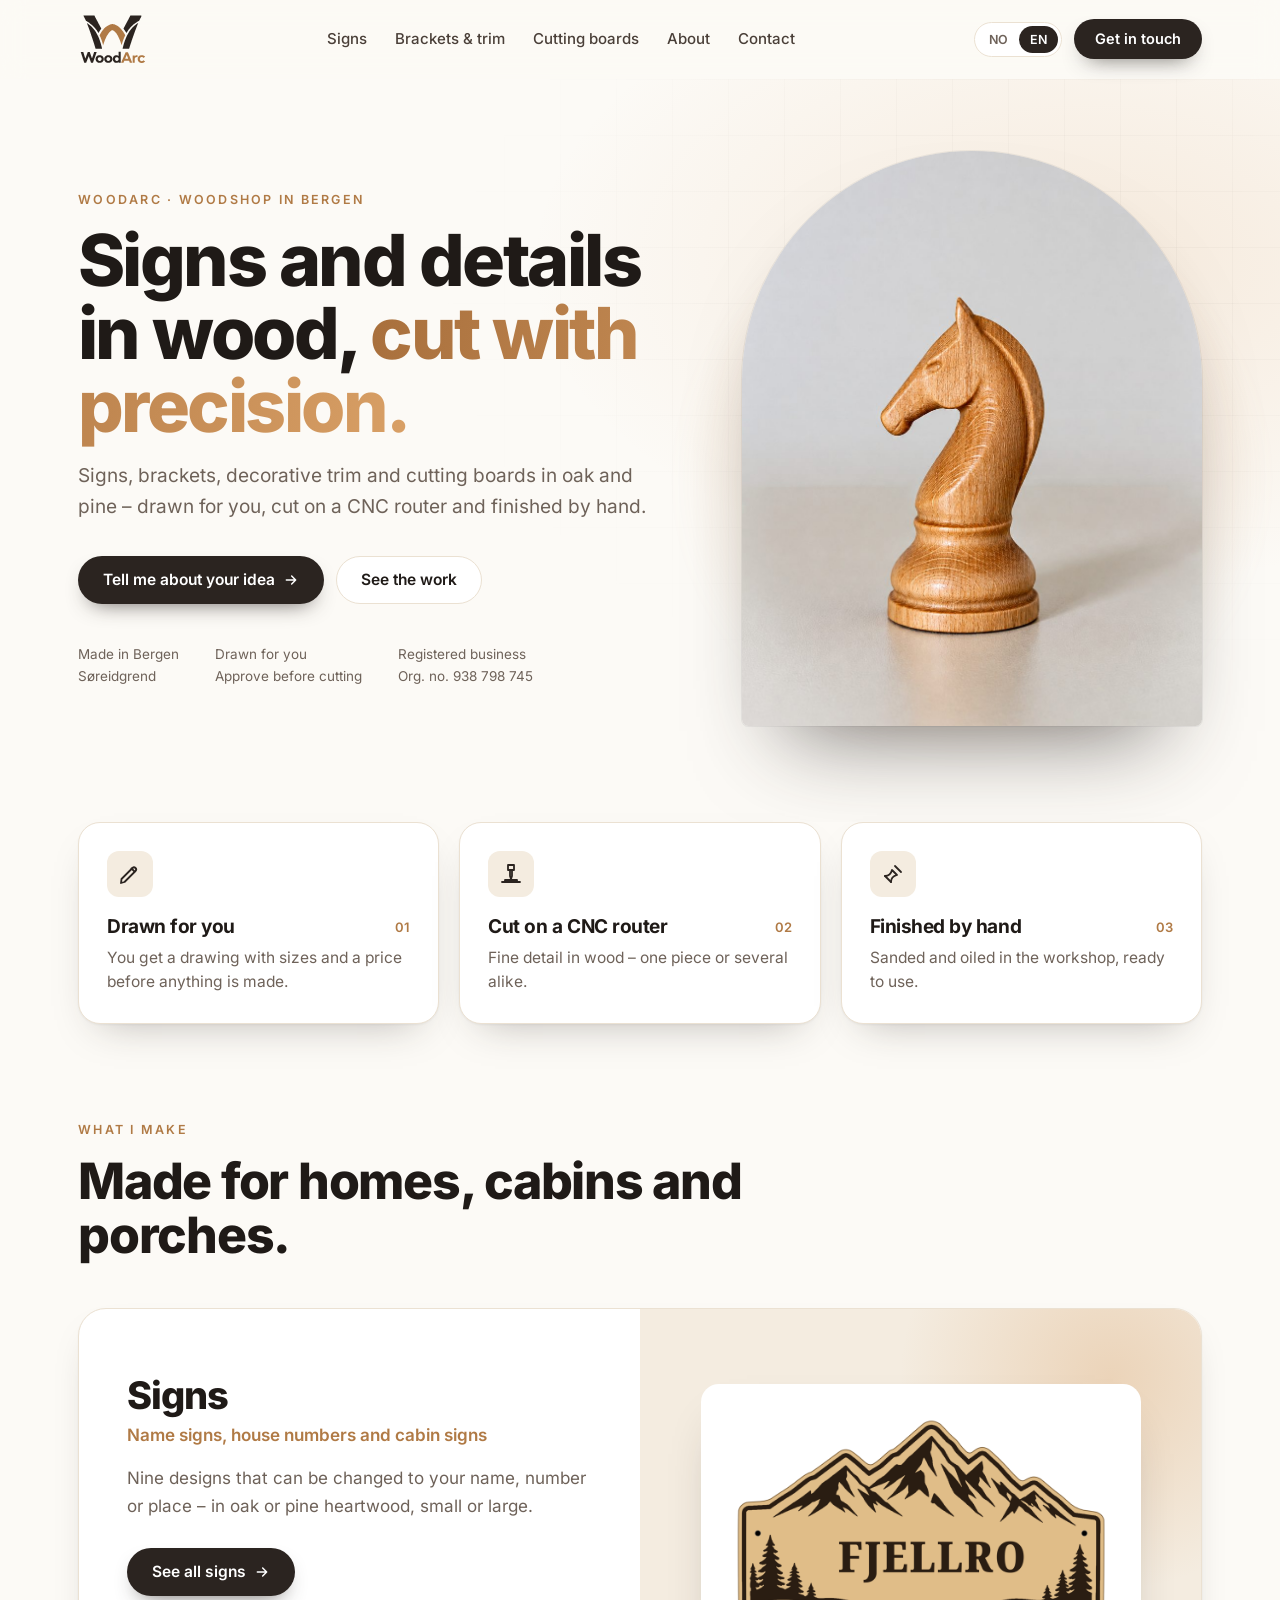
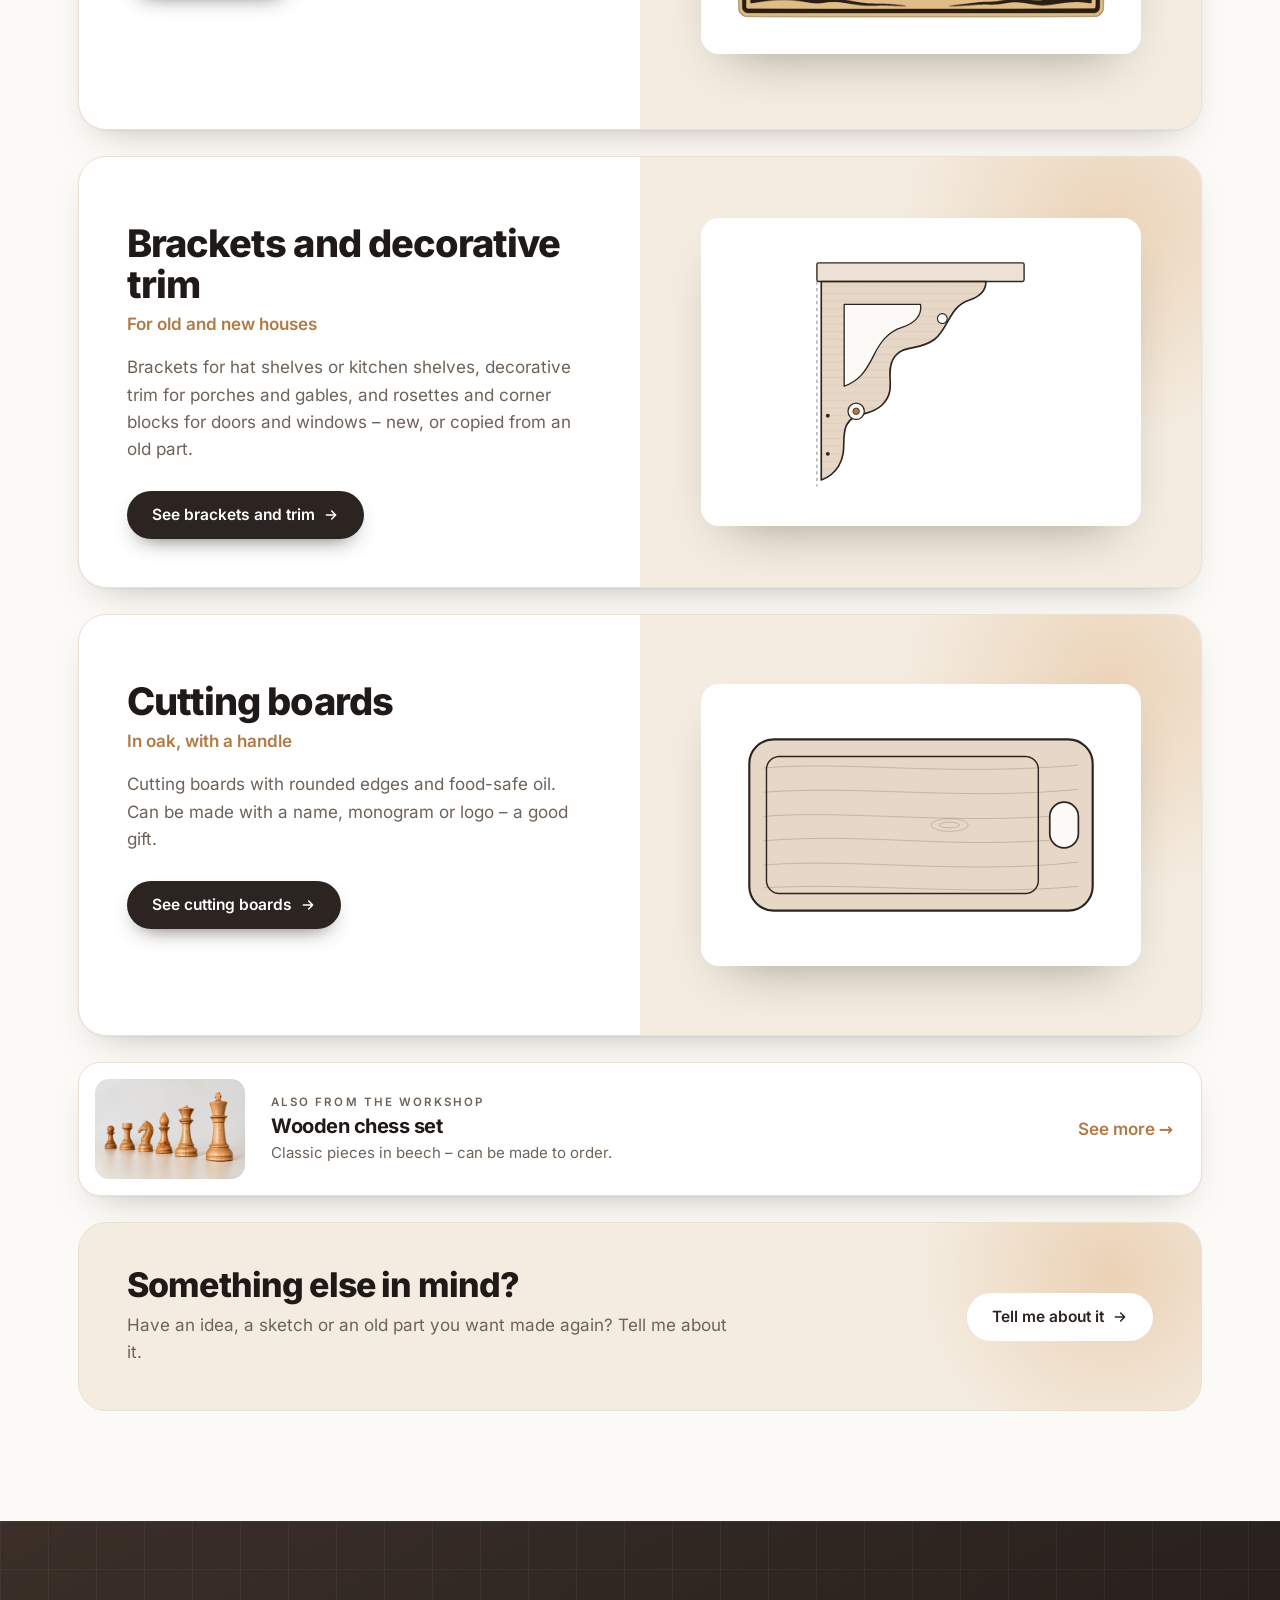
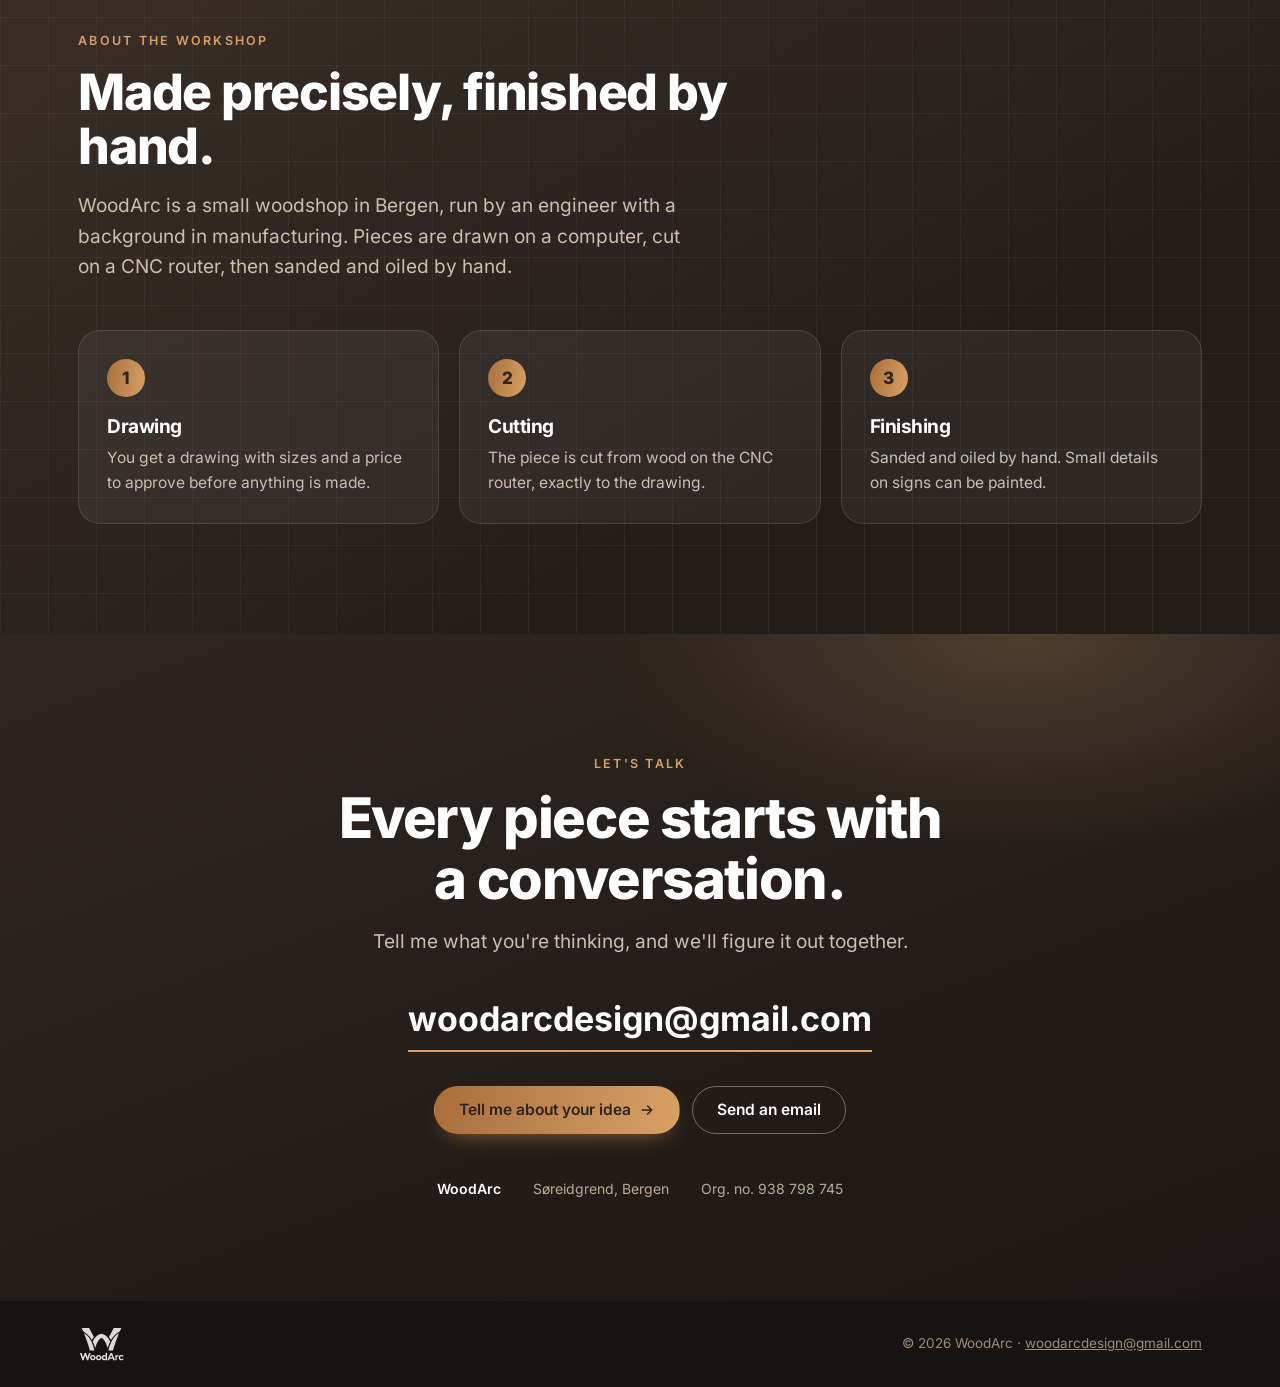
<file: index.html>
<!doctype html>
<html lang="nb" data-lang="nb">
<head>
<meta charset="utf-8">
<meta name="viewport" content="width=device-width,initial-scale=1">
<title>WoodArc – skilt og treprodukter fra Bergen</title>
<meta name="description" content="WoodArc lager skilt, konsoller, snekkerglede og skjærefjøler i tre, laget på bestilling i Bergen.">
<meta property="og:title" content="WoodArc – skilt og treprodukter fra Bergen">
<meta property="og:description" content="WoodArc lager skilt, konsoller, snekkerglede og skjærefjøler i tre, laget på bestilling i Bergen.">
<meta property="og:image" content="https://woodarc.no/img/og-image.jpg">
<meta property="og:url" content="https://woodarc.no/">
<meta property="og:type" content="website">
<link rel="canonical" href="https://woodarc.no/">
<link rel="icon" href="img/symbol.svg" type="image/svg+xml">
<link rel="preload" href="fonts/inter-latin-wght-normal.woff2" as="font" type="font/woff2" crossorigin>
<link rel="stylesheet" href="css/site.css">
<script>(function(){var k='woodarc-lang',s=null,q=new URLSearchParams(location.search).get('lang');try{s=localStorage.getItem(k)}catch(e){}var n=(navigator.language||'').toLowerCase();var l=q||s||(/^(nb|nn|no)/.test(n)?'nb':'en');l=l==='en'?'en':'nb';document.documentElement.setAttribute('data-lang',l);document.documentElement.setAttribute('lang',l)})();</script>
</head>
<body>
<header class="bar" id="bar"><div class="wrap top">
    <a class="brand" href="./" aria-label="WoodArc"><img src="img/logo.svg" alt="WoodArc"></a>
    <nav aria-label="Hovedmeny">
      <a href="skilt/"><span lang="nb">Skilt</span><span lang="en">Signs</span></a>
      <a href="snekkerglede/"><span lang="nb">Snekkerglede</span><span lang="en">Brackets & trim</span></a>
      <a href="skjaerefjoler/"><span lang="nb">Skjærefjøler</span><span lang="en">Cutting boards</span></a>
      <a href="#om"><span lang="nb">Om</span><span lang="en">About</span></a>
      <a href="#kontakt"><span lang="nb">Kontakt</span><span lang="en">Contact</span></a>
    </nav>
    <div class="tools">
      <div class="seg" role="group" aria-label="Språk / Language"><button type="button" data-l="nb">NO</button><button type="button" data-l="en">EN</button></div>
      <a class="btn btn-primary" href="bestill/"><span lang="nb">Ta kontakt</span><span lang="en">Get in touch</span></a>
    </div>
  </div></header>
<main>
<section class="hero">
  <div class="wrap">
    <div>
      <p class="eyebrow"><span lang="nb">WoodArc · Treverksted i Bergen</span><span lang="en">WoodArc · Woodshop in Bergen</span></p>
      <h1><span lang="nb">Skilt og detaljer i tre, <span class="accent">frest med presisjon.</span></span><span lang="en">Signs and details in wood, <span class="accent">cut with precision.</span></span></h1>
      <p class="lead"><span lang="nb">Skilt, konsoller, snekkerglede og skjærefjøler i eik og furu – tegnet for deg, frest på CNC og ferdigbehandlet for hånd.</span><span lang="en">Signs, brackets, decorative trim and cutting boards in oak and pine – drawn for you, cut on a CNC router and finished by hand.</span></p>
      <div class="btns">
        <a class="btn btn-primary" href="bestill/"><span lang="nb">Fortell om ideen din</span><span lang="en">Tell me about your idea</span> <svg width="16" height="16" viewBox="0 0 24 24" fill="none" stroke="currentColor" stroke-width="2.2" stroke-linecap="round" stroke-linejoin="round" aria-hidden="true"><path d="M5 12h14M13 6l6 6-6 6"/></svg></a>
        <a class="btn btn-ghost" href="#arbeider"><span lang="nb">Se arbeidene</span><span lang="en">See the work</span></a>
      </div>
      <div class="facts-row">
        <div><span lang="nb">Laget i Bergen</span><span lang="en">Made in Bergen</span><span>Søreidgrend</span></div>
        <div><span lang="nb">Tegnet for deg</span><span lang="en">Drawn for you</span><span><span lang="nb">Godkjenn før fresing</span><span lang="en">Approve before cutting</span></span></div>
        <div><span lang="nb">Registrert ENK</span><span lang="en">Registered business</span><span><span lang="nb">Org.nr.</span><span lang="en">Org. no.</span> 938 798 745</span></div>
      </div>
    </div>
    <div class="showcase">
      <div class="archframe"><img src="img/chess-king.jpg" alt="Springer i bøk fra sjakksettet" width="933" height="1400"></div>
    </div>
  </div>
</section>

<section class="services">
  <div class="wrap svc">
    <article><div class="ico"><svg viewBox="0 0 24 24"><path d="M3 21l3.5-1 11-11a2.1 2.1 0 0 0-3-3l-11 11L3 21z"/><path d="M13.5 6.5l3 3"/></svg></div><span class="n">01</span><h3><span lang="nb">Tegnet for deg</span><span lang="en">Drawn for you</span></h3><p><span lang="nb">Du får en tegning med mål og pris før noe blir laget.</span><span lang="en">You get a drawing with sizes and a price before anything is made.</span></p></article>
    <article><div class="ico"><svg viewBox="0 0 24 24"><path d="M9 3h6v5H9z"/><path d="M11 8h2v6l-1 3-1-3z"/><path d="M3 20h18"/><path d="M6 20v-2h12v2"/></svg></div><span class="n">02</span><h3><span lang="nb">Frest på CNC</span><span lang="en">Cut on a CNC router</span></h3><p><span lang="nb">Fine detaljer i tre – ett stykk eller flere like.</span><span lang="en">Fine detail in wood – one piece or several alike.</span></p></article>
    <article><div class="ico"><svg viewBox="0 0 24 24"><path d="M4 14c4 0 6-2 7-6l5 5c-4 1-6 3-6 7"/><path d="M14 4l6 6"/><path d="M4 14l6 6"/></svg></div><span class="n">03</span><h3><span lang="nb">Ferdig for hånd</span><span lang="en">Finished by hand</span></h3><p><span lang="nb">Pusset og oljet i verkstedet, klar til bruk.</span><span lang="en">Sanded and oiled in the workshop, ready to use.</span></p></article>
  </div>
</section>

<section class="work" id="arbeider">
  <div class="wrap">
    <div class="work-head">
      <p class="eyebrow"><span lang="nb">Hva jeg lager</span><span lang="en">What I make</span></p>
      <h2><span lang="nb">Laget for hjem, hytter og verandaer.</span><span lang="en">Made for homes, cabins and porches.</span></h2>
    </div>

    <article class="feature">
      <div class="txt">
        <h3><span lang="nb">Skilt</span><span lang="en">Signs</span></h3>
        <p class="sub"><span lang="nb">Navneskilt, husnummer og hytteskilt</span><span lang="en">Name signs, house numbers and cabin signs</span></p>
        <p><span lang="nb">Ni design som kan tilpasses med ditt navn, nummer eller sted – i eik eller malmfuru, liten eller stor.</span><span lang="en">Nine designs that can be changed to your name, number or place – in oak or pine heartwood, small or large.</span></p>
        <div class="btns"><a class="btn btn-primary" href="skilt/"><span lang="nb">Se alle skilt</span><span lang="en">See all signs</span> <svg width="16" height="16" viewBox="0 0 24 24" fill="none" stroke="currentColor" stroke-width="2.2" stroke-linecap="round" stroke-linejoin="round" aria-hidden="true"><path d="M5 12h14M13 6l6 6-6 6"/></svg></a></div>
      </div>
      <div class="panel"><div class="tile"><img src="img/sign-fjellro.png" alt="Hytteskilt Fjellro" loading="lazy"></div></div>
    </article>

    <article class="feature">
      <div class="txt">
        <h3><span lang="nb">Konsoller og snekkerglede</span><span lang="en">Brackets and decorative trim</span></h3>
        <p class="sub"><span lang="nb">Til gamle og nye hus</span><span lang="en">For old and new houses</span></p>
        <p><span lang="nb">Knekter til hattehylle eller kjøkkenhylle, snekkerglede til veranda og gavl, og rosetter og hjørneklosser til dør og vindu – nye eller kopiert etter en gammel del.</span><span lang="en">Brackets for hat shelves or kitchen shelves, decorative trim for porches and gables, and rosettes and corner blocks for doors and windows – new, or copied from an old part.</span></p>
        <div class="btns"><a class="btn btn-primary" href="snekkerglede/"><span lang="nb">Se konsoller og snekkerglede</span><span lang="en">See brackets and trim</span> <svg width="16" height="16" viewBox="0 0 24 24" fill="none" stroke="currentColor" stroke-width="2.2" stroke-linecap="round" stroke-linejoin="round" aria-hidden="true"><path d="M5 12h14M13 6l6 6-6 6"/></svg></a></div>
      </div>
      <div class="panel"><div class="tile"><img src="img/bracket.svg" alt="Hylleknekt i tre" loading="lazy"></div></div>
    </article>

    <article class="feature">
      <div class="txt">
        <h3><span lang="nb">Skjærefjøler</span><span lang="en">Cutting boards</span></h3>
        <p class="sub"><span lang="nb">I eik, med grep</span><span lang="en">In oak, with a handle</span></p>
        <p><span lang="nb">Skjærefjøler med avrundede kanter og matsikker olje. Kan lages med navn, monogram eller logo – fint som gave.</span><span lang="en">Cutting boards with rounded edges and food-safe oil. Can be made with a name, monogram or logo – a good gift.</span></p>
        <div class="btns"><a class="btn btn-primary" href="skjaerefjoler/"><span lang="nb">Se skjærefjøler</span><span lang="en">See cutting boards</span> <svg width="16" height="16" viewBox="0 0 24 24" fill="none" stroke="currentColor" stroke-width="2.2" stroke-linecap="round" stroke-linejoin="round" aria-hidden="true"><path d="M5 12h14M13 6l6 6-6 6"/></svg></a></div>
      </div>
      <div class="panel"><div class="tile"><img src="img/cutting-board.svg" alt="Skjærefjøl i eik med håndtak" loading="lazy"></div></div>
    </article>

    <a class="mini" href="sjakk/">
      <img src="img/chess-row.jpg" alt="" loading="lazy" width="1536" height="1024">
      <div><p class="eyebrow"><span lang="nb">Også fra verkstedet</span><span lang="en">Also from the workshop</span></p><h3><span lang="nb">Sjakksett i tre</span><span lang="en">Wooden chess set</span></h3><p><span lang="nb">Klassiske brikker i bøk – kan lages på bestilling.</span><span lang="en">Classic pieces in beech – can be made to order.</span></p></div>
      <span class="link"><span lang="nb">Se mer</span><span lang="en">See more</span> →</span>
    </a>

    <div class="band">
      <div><h2><span lang="nb">Noe annet i tankene?</span><span lang="en">Something else in mind?</span></h2><p><span lang="nb">Har du en idé, en skisse eller en gammel del du vil ha laget på nytt? Fortell meg om det.</span><span lang="en">Have an idea, a sketch or an old part you want made again? Tell me about it.</span></p></div>
      <a class="btn btn-light" href="bestill/?hva=annet"><span lang="nb">Fortell meg om det</span><span lang="en">Tell me about it</span> <svg width="16" height="16" viewBox="0 0 24 24" fill="none" stroke="currentColor" stroke-width="2.2" stroke-linecap="round" stroke-linejoin="round" aria-hidden="true"><path d="M5 12h14M13 6l6 6-6 6"/></svg></a>
    </div>
  </div>
</section>

<section class="dark" id="om">
  <div class="wrap">
    <p class="eyebrow"><span lang="nb">Om verkstedet</span><span lang="en">About the workshop</span></p>
    <h2 class="sec-h2"><span lang="nb">Nøyaktig laget, ferdig for hånd.</span><span lang="en">Made precisely, finished by hand.</span></h2>
    <p class="lead"><span lang="nb">WoodArc er et lite treverksted i Bergen, drevet av en ingeniør med bakgrunn fra produksjon. Delene tegnes på data, freses ut på CNC og pusses og oljes for hånd.</span><span lang="en">WoodArc is a small woodshop in Bergen, run by an engineer with a background in manufacturing. Pieces are drawn on a computer, cut on a CNC router, then sanded and oiled by hand.</span></p>
    <ol class="steps">
        <li><h3><span lang="nb">Tegning</span><span lang="en">Drawing</span></h3><p><span lang="nb">Du får en tegning med mål og pris som du godkjenner før noe blir laget.</span><span lang="en">You get a drawing with sizes and a price to approve before anything is made.</span></p></li>
        <li><h3><span lang="nb">Fresing</span><span lang="en">Cutting</span></h3><p><span lang="nb">Delen freses ut i tre på CNC-fresen, nøyaktig etter tegningen.</span><span lang="en">The piece is cut from wood on the CNC router, exactly to the drawing.</span></p></li>
        <li><h3><span lang="nb">Overflate</span><span lang="en">Finishing</span></h3><p><span lang="nb">Pusset og oljet for hånd. Små detaljer på skilt kan males.</span><span lang="en">Sanded and oiled by hand. Small details on signs can be painted.</span></p></li>
      </ol>
  </div>
</section>
</main>
<section class="contact" id="kontakt">
  <div class="wrap">
    <p class="eyebrow"><span lang="nb">La oss snakkes</span><span lang="en">Let's talk</span></p>
    <h2><span lang="nb">Alt starter med en prat.</span><span lang="en">Every piece starts with a conversation.</span></h2>
    <p class="lead" style="margin:18px auto 0"><span lang="nb">Fortell hva du tenker på, så finner vi ut av det sammen.</span><span lang="en">Tell me what you're thinking, and we'll figure it out together.</span></p>
    <a class="mail" href="mailto:woodarcdesign@gmail.com">woodarcdesign@gmail.com</a>
    <div class="btns">
      <a class="btn btn-oak" href="bestill/"><span lang="nb">Fortell om ideen din</span><span lang="en">Tell me about your idea</span> <svg width="16" height="16" viewBox="0 0 24 24" fill="none" stroke="currentColor" stroke-width="2.2" stroke-linecap="round" stroke-linejoin="round" aria-hidden="true"><path d="M5 12h14M13 6l6 6-6 6"/></svg></a>
      <a class="btn btn-outline-light" href="mailto:woodarcdesign@gmail.com"><span lang="nb">Send en e-post</span><span lang="en">Send an email</span></a>
    </div>
    <div class="facts"><b>WoodArc</b><span>Søreidgrend, Bergen</span><span><span lang="nb">Org.nr.</span><span lang="en">Org. no.</span> 938 798 745</span></div>
  </div>
</section>
<footer><div class="wrap"><img src="img/logo.svg" alt="WoodArc"><span>© 2026 WoodArc · <a href="mailto:woodarcdesign@gmail.com" style="color:inherit">woodarcdesign@gmail.com</a></span></div></footer>
<script src="js/site.js"></script>
</body>
</html>
</file>
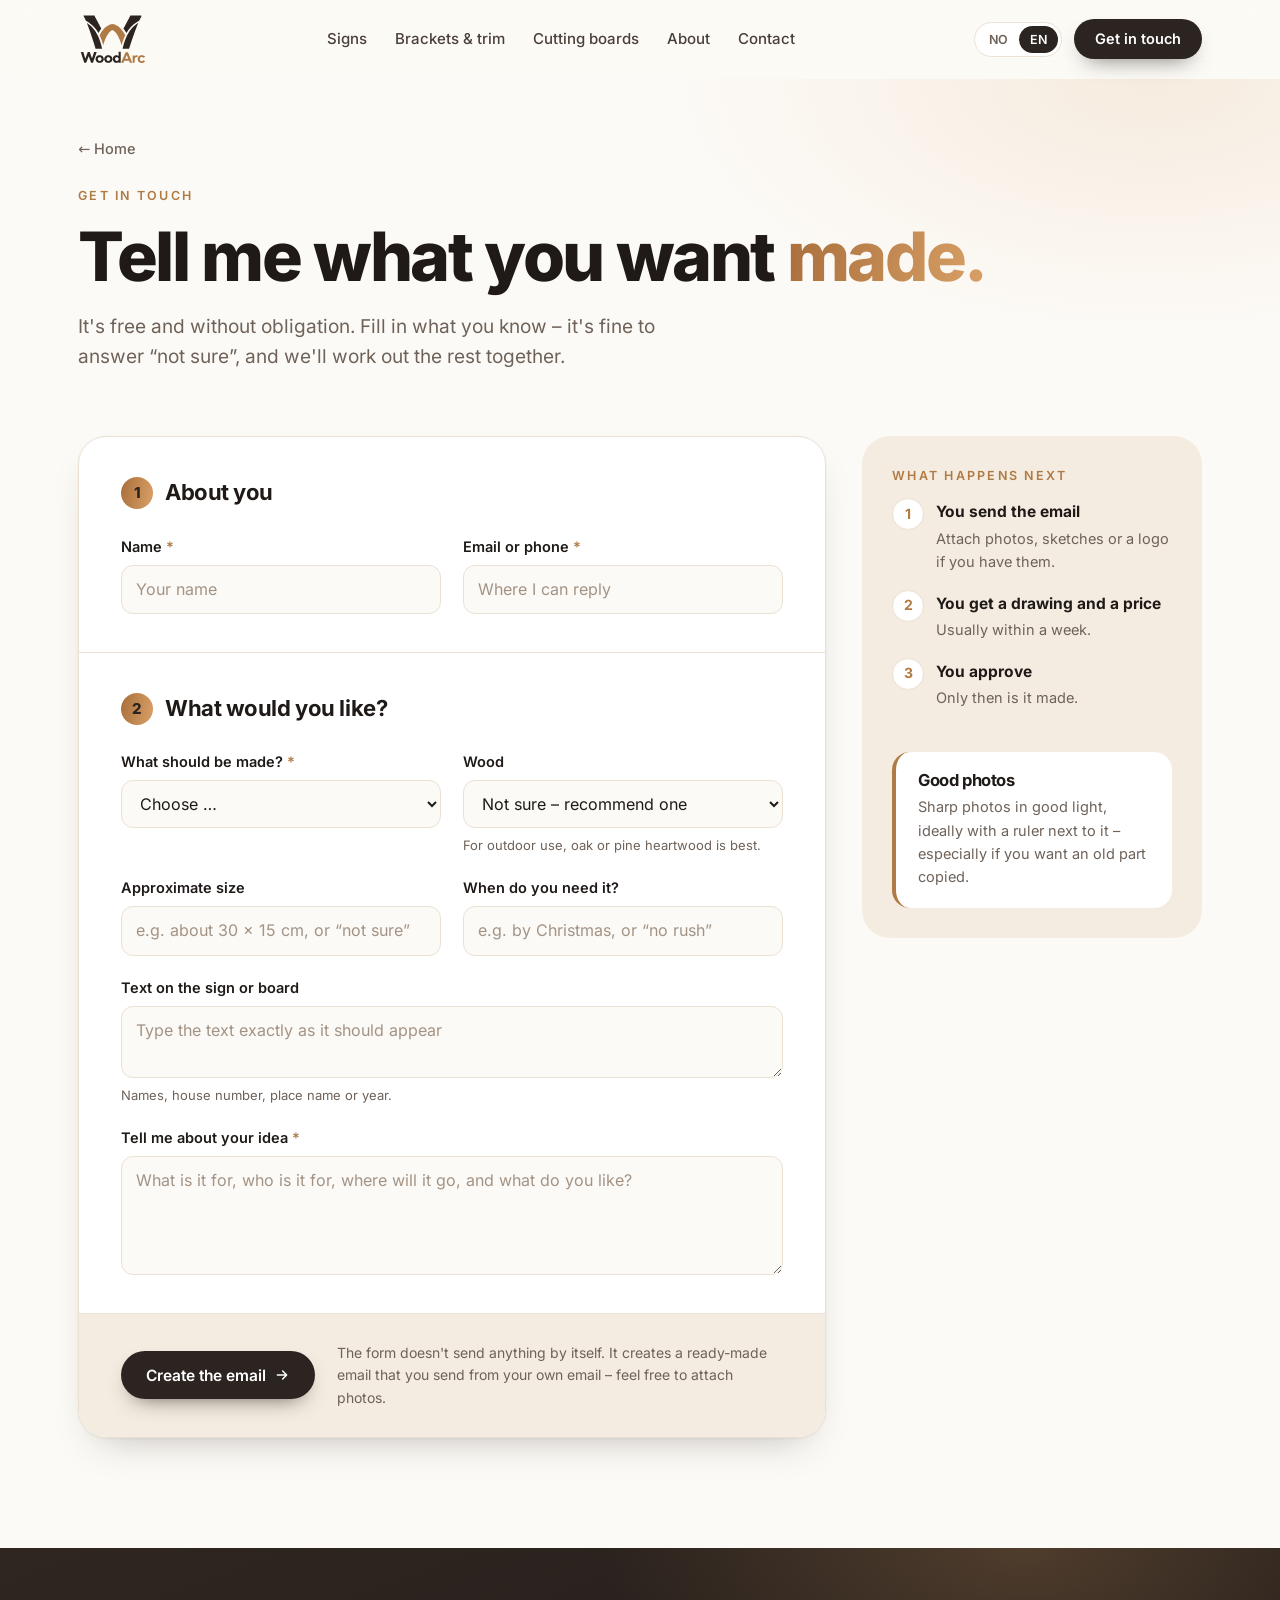
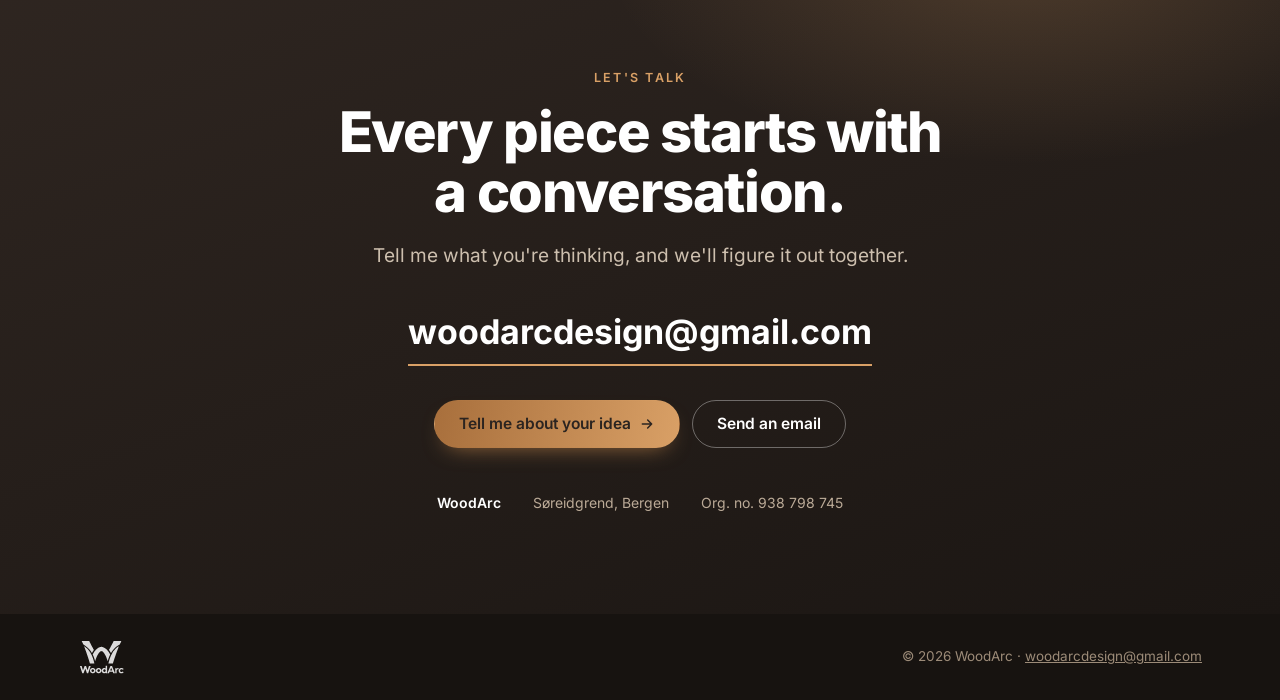
<file: bestill/index.html>
<!doctype html>
<html lang="nb" data-lang="nb">
<head>
<meta charset="utf-8">
<meta name="viewport" content="width=device-width,initial-scale=1">
<title>Ta kontakt – WoodArc</title>
<meta name="description" content="Fortell hva du ønsker deg i tre, så får du en tegning og en pris tilbake.">
<meta property="og:title" content="Ta kontakt – WoodArc">
<meta property="og:description" content="Fortell hva du ønsker deg i tre, så får du en tegning og en pris tilbake.">
<meta property="og:image" content="https://woodarc.no/img/og-image.jpg">
<meta property="og:url" content="https://woodarc.no/bestill/">
<meta property="og:type" content="website">
<link rel="canonical" href="https://woodarc.no/bestill/">
<link rel="icon" href="../img/symbol.svg" type="image/svg+xml">
<link rel="preload" href="../fonts/inter-latin-wght-normal.woff2" as="font" type="font/woff2" crossorigin>
<link rel="stylesheet" href="../css/site.css?v=20261113g">
<script>(function(){var k='woodarc-lang',s=null,q=new URLSearchParams(location.search).get('lang');try{s=localStorage.getItem(k)}catch(e){}var n=(navigator.language||'').toLowerCase();var l=q||s||(/^(nb|nn|no)/.test(n)?'nb':'en');l=l==='en'?'en':'nb';document.documentElement.setAttribute('data-lang',l);document.documentElement.setAttribute('lang',l)})();</script>
</head>
<body>
<header class="bar" id="bar"><div class="wrap top">
    <a class="brand" href="../" aria-label="WoodArc"><img src="../img/logo.svg" alt="WoodArc"></a>
    <nav aria-label="Hovedmeny">
      <a href="../skilt/"><span lang="nb">Skilt</span><span lang="en">Signs</span></a>
      <a href="../snekkerglede/"><span lang="nb">Snekkerglede</span><span lang="en">Brackets & trim</span></a>
      <a href="../skjaerefjoler/"><span lang="nb">Skjærefjøler</span><span lang="en">Cutting boards</span></a>
      <a href="../#om"><span lang="nb">Om</span><span lang="en">About</span></a>
      <a href="#kontakt"><span lang="nb">Kontakt</span><span lang="en">Contact</span></a>
    </nav>
    <div class="tools">
      <div class="seg" role="group" aria-label="Språk / Language"><button type="button" data-l="nb">NO</button><button type="button" data-l="en">EN</button></div>
      <a class="btn btn-primary" href="../bestill/"><span lang="nb">Ta kontakt</span><span lang="en">Get in touch</span></a>
    </div>
  </div></header>
<main>
<section class="phero">
  <div class="wrap">
    <a class="back" href="../">← <span lang="nb">Forsiden</span><span lang="en">Home</span></a>
    <p class="eyebrow"><span lang="nb">Ta kontakt</span><span lang="en">Get in touch</span></p>
    <h1><span lang="nb">Fortell hva du vil ha <span class="accent">laget.</span></span><span lang="en">Tell me what you want <span class="accent">made.</span></span></h1>
    <p class="lead"><span lang="nb">Det er gratis og uforpliktende. Fyll ut det du vet – det er helt greit å svare «vet ikke», så finner vi ut av resten sammen.</span><span lang="en">It's free and without obligation. Fill in what you know – it's fine to answer “not sure”, and we'll work out the rest together.</span></p>
  </div>
</section>

<section class="order">
  <div class="wrap order-grid">
    <form id="orderform" class="form" novalidate>
      <fieldset>
        <legend><span class="step">1</span><span lang="nb">Om deg</span><span lang="en">About you</span></legend>
        <div class="row">
          <div class="field"><label for="f-navn"><span lang="nb">Navn</span><span lang="en">Name</span> <span class="req" aria-hidden="true">*</span></label><input id="f-navn" name="navn" type="text" required autocomplete="name" data-ph-nb="Ditt navn" data-ph-en="Your name" placeholder="Ditt navn"></div>
          <div class="field"><label for="f-kontakt"><span lang="nb">E-post eller telefon</span><span lang="en">Email or phone</span> <span class="req" aria-hidden="true">*</span></label><input id="f-kontakt" name="kontakt" type="text" required autocomplete="email" data-ph-nb="Der jeg kan svare deg" data-ph-en="Where I can reply" placeholder="Der jeg kan svare deg"></div>
        </div>
      </fieldset>
      <fieldset>
        <legend><span class="step">2</span><span lang="nb">Hva ønsker du?</span><span lang="en">What would you like?</span></legend>
        <div class="row">
          <div class="field"><label for="f-hva"><span lang="nb">Hva skal lages?</span><span lang="en">What should be made?</span> <span class="req" aria-hidden="true">*</span></label><select id="f-hva" name="hva" required><option value="" data-nb="Velg …" data-en="Choose …">Velg …</option><option value="skilt" data-nb="Skilt" data-en="Sign">Skilt</option><option value="snekkerglede" data-nb="Konsoller og snekkerglede" data-en="Brackets and decorative trim">Konsoller og snekkerglede</option><option value="skjaerefjoler" data-nb="Skjærefjøl" data-en="Cutting board">Skjærefjøl</option><option value="sjakk" data-nb="Sjakksett" data-en="Chess set">Sjakksett</option><option value="annet" data-nb="Noe annet" data-en="Something else">Noe annet</option></select></div>
          <div class="field"><label for="f-treslag"><span lang="nb">Treslag</span><span lang="en">Wood</span></label><select id="f-treslag" name="treslag"><option value="anbefal" data-nb="Vet ikke – anbefal meg" data-en="Not sure – recommend one">Vet ikke – anbefal meg</option><option value="eik" data-nb="Eik" data-en="Oak">Eik</option><option value="malmfuru" data-nb="Malmfuru" data-en="Pine heartwood">Malmfuru</option><option value="furu" data-nb="Furu" data-en="Pine">Furu</option><option value="bok" data-nb="Bøk" data-en="Beech">Bøk</option><option value="annet" data-nb="Annet – skriv i ideen" data-en="Other – mention in your idea">Annet – skriv i ideen</option></select><small><span lang="nb">Skal det stå ute, passer eik eller malmfuru best.</span><span lang="en">For outdoor use, oak or pine heartwood is best.</span></small></div>
          <div class="field"><label for="f-storrelse"><span lang="nb">Omtrentlig størrelse</span><span lang="en">Approximate size</span></label><input id="f-storrelse" name="storrelse" type="text" data-ph-nb="f.eks. ca. 30 × 15 cm, eller «vet ikke»" data-ph-en="e.g. about 30 × 15 cm, or “not sure”" placeholder="f.eks. ca. 30 × 15 cm, eller «vet ikke»"></div>
          <div class="field"><label for="f-nar"><span lang="nb">Når trenger du det?</span><span lang="en">When do you need it?</span></label><input id="f-nar" name="nar" type="text" data-ph-nb="f.eks. til jul, eller «ingen hast»" data-ph-en="e.g. by Christmas, or “no rush”" placeholder="f.eks. til jul, eller «ingen hast»"></div>
          <div class="field wide"><label for="f-tekst"><span lang="nb">Tekst på skiltet eller fjøla</span><span lang="en">Text on the sign or board</span></label><textarea id="f-tekst" name="tekst" rows="2" data-ph-nb="Skriv teksten nøyaktig slik den skal stå" data-ph-en="Type the text exactly as it should appear" placeholder="Skriv teksten nøyaktig slik den skal stå"></textarea><small><span lang="nb">Navn, husnummer, stedsnavn eller årstall.</span><span lang="en">Names, house number, place name or year.</span></small></div>
          <div class="field wide"><label for="f-ide"><span lang="nb">Fortell om ideen</span><span lang="en">Tell me about your idea</span> <span class="req" aria-hidden="true">*</span></label><textarea id="f-ide" name="ide" rows="4" required data-ph-nb="Hva er det til, hvem er det til, hvor skal det henge, og hva liker du?" data-ph-en="What is it for, who is it for, where will it go, and what do you like?" placeholder="Hva er det til, hvem er det til, hvor skal det henge, og hva liker du?"></textarea></div>
        </div>
      </fieldset>
      <div class="submit">
        <button class="btn btn-primary" type="submit"><span lang="nb">Lag e-posten</span><span lang="en">Create the email</span> <svg width="16" height="16" viewBox="0 0 24 24" fill="none" stroke="currentColor" stroke-width="2.2" stroke-linecap="round" stroke-linejoin="round" aria-hidden="true"><path d="M5 12h14M13 6l6 6-6 6"/></svg></button>
        <p><span lang="nb">Skjemaet sender ingenting av seg selv. Det lager en ferdig utfylt e-post som du sender fra din egen e-post – legg gjerne ved bilder.</span><span lang="en">The form doesn't send anything by itself. It creates a ready-made email that you send from your own email – feel free to attach photos.</span></p>
      </div>
      <div class="fallback" id="fallback" hidden>
        <h3><span lang="nb">Åpnet ikke e-posten seg?</span><span lang="en">Didn't your email open?</span></h3>
        <p><span lang="nb">Kopier teksten under og send den til</span><span lang="en">Copy the text below and send it to</span> <a href="mailto:woodarcdesign@gmail.com">woodarcdesign@gmail.com</a>.</p>
        <textarea id="fallback-text" rows="9" readonly></textarea>
        <button class="btn btn-ghost" type="button" id="copybtn"><span lang="nb">Kopier teksten</span><span lang="en">Copy the text</span></button>
      </div>
    </form>

    <aside class="aside">
      <p class="eyebrow"><span lang="nb">Dette skjer videre</span><span lang="en">What happens next</span></p>
      <ol class="next">
        <li><b><span lang="nb">Du sender e-posten</span><span lang="en">You send the email</span></b><span lang="nb">Legg ved bilder, skisser eller en logo hvis du har.</span><span lang="en">Attach photos, sketches or a logo if you have them.</span></li>
        <li><b><span lang="nb">Du får tegning og pris</span><span lang="en">You get a drawing and a price</span></b><span lang="nb">Vanligvis innen en uke.</span><span lang="en">Usually within a week.</span></li>
        <li><b><span lang="nb">Du godkjenner</span><span lang="en">You approve</span></b><span lang="nb">Først da blir den laget.</span><span lang="en">Only then is it made.</span></li>
      </ol>
      <div class="tip">
        <h3><span lang="nb">Gode bilder</span><span lang="en">Good photos</span></h3>
        <p><span lang="nb">Skarpe bilder i godt lys, gjerne med en tommestokk ved siden av – særlig hvis du vil ha kopiert en gammel del.</span><span lang="en">Sharp photos in good light, ideally with a ruler next to it – especially if you want an old part copied.</span></p>
      </div>
    </aside>
  </div>
</section>
</main>
<section class="contact" id="kontakt">
  <div class="wrap">
    <p class="eyebrow"><span lang="nb">La oss snakkes</span><span lang="en">Let's talk</span></p>
    <h2><span lang="nb">Alt starter med en prat.</span><span lang="en">Every piece starts with a conversation.</span></h2>
    <p class="lead" style="margin:18px auto 0"><span lang="nb">Fortell hva du tenker på, så finner vi ut av det sammen.</span><span lang="en">Tell me what you're thinking, and we'll figure it out together.</span></p>
    <a class="mail" href="mailto:woodarcdesign@gmail.com">woodarcdesign@gmail.com</a>
    <div class="btns">
      <a class="btn btn-oak" href="../bestill/"><span lang="nb">Fortell om ideen din</span><span lang="en">Tell me about your idea</span> <svg width="16" height="16" viewBox="0 0 24 24" fill="none" stroke="currentColor" stroke-width="2.2" stroke-linecap="round" stroke-linejoin="round" aria-hidden="true"><path d="M5 12h14M13 6l6 6-6 6"/></svg></a>
      <a class="btn btn-outline-light" href="mailto:woodarcdesign@gmail.com"><span lang="nb">Send en e-post</span><span lang="en">Send an email</span></a>
    </div>
    <div class="facts"><b>WoodArc</b><span>Søreidgrend, Bergen</span><span><span lang="nb">Org.nr.</span><span lang="en">Org. no.</span> 938 798 745</span></div>
  </div>
</section>
<footer><div class="wrap"><img src="../img/logo.svg" alt="WoodArc"><span>© 2026 WoodArc · <a href="mailto:woodarcdesign@gmail.com" style="color:inherit">woodarcdesign@gmail.com</a></span></div></footer>
<script src="../js/board.js?v=20261113g"></script>
<script src="../js/site.js?v=20261113g"></script>
</body>
</html>
</file>
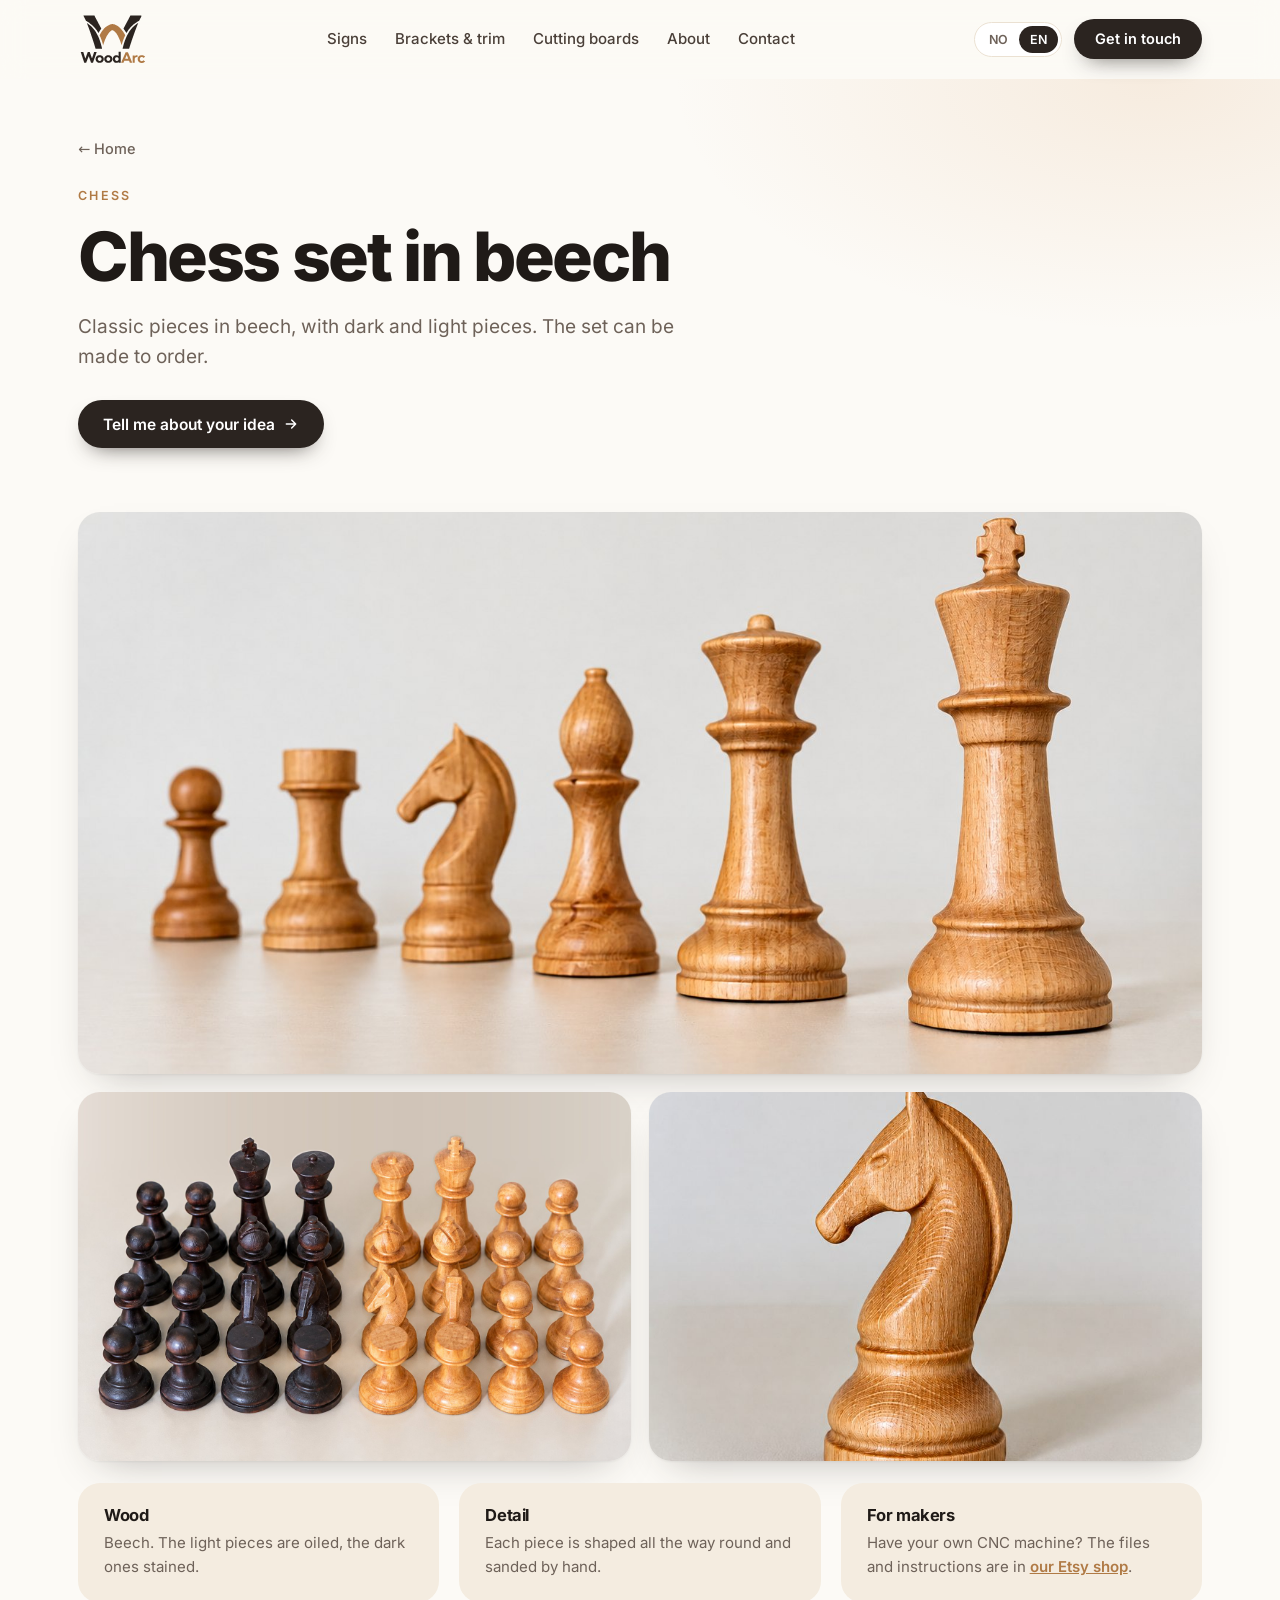
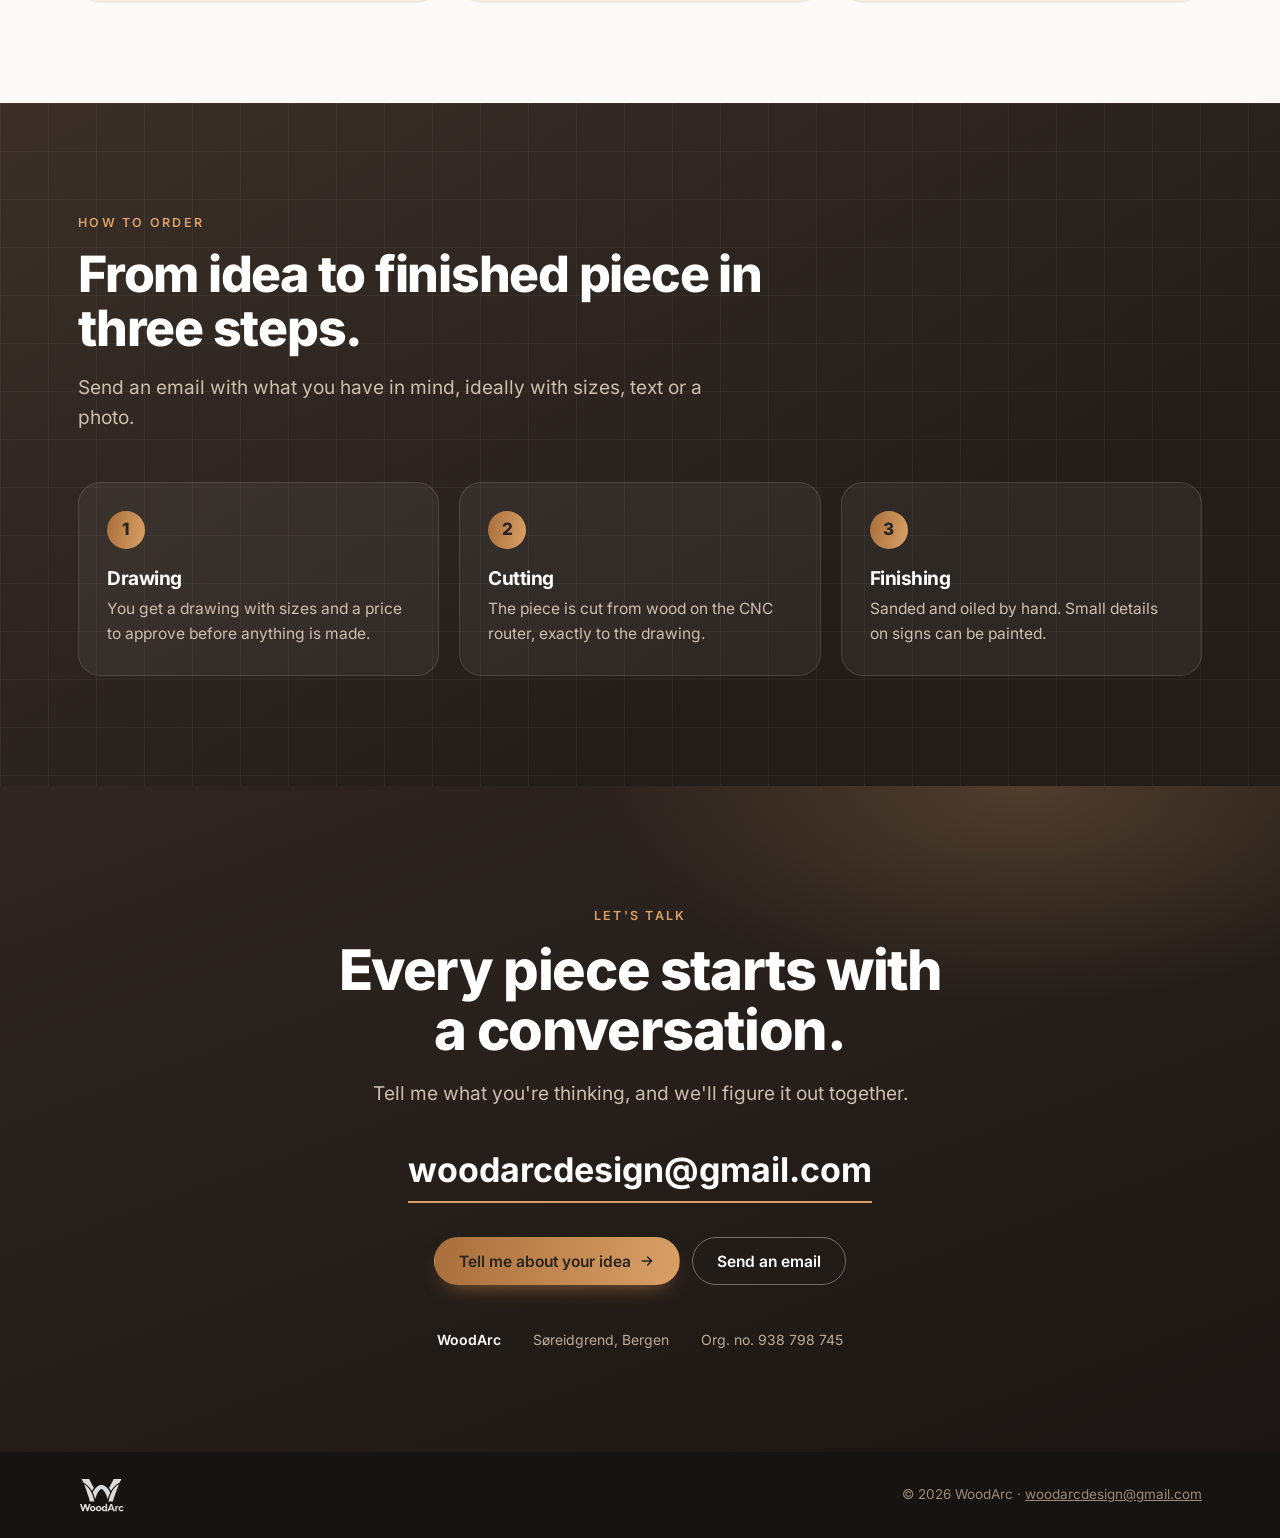
<file: sjakk/index.html>
<!doctype html>
<html lang="nb" data-lang="nb">
<head>
<meta charset="utf-8">
<meta name="viewport" content="width=device-width,initial-scale=1">
<title>Sjakkbrikker i bøk – WoodArc</title>
<meta name="description" content="Klassisk sjakksett i bøk, laget på bestilling i Bergen.">
<meta property="og:title" content="Sjakkbrikker i bøk – WoodArc">
<meta property="og:description" content="Klassisk sjakksett i bøk, laget på bestilling i Bergen.">
<meta property="og:image" content="https://woodarc.no/img/og-image.jpg">
<meta property="og:url" content="https://woodarc.no/sjakk/">
<meta property="og:type" content="website">
<link rel="canonical" href="https://woodarc.no/sjakk/">
<link rel="icon" href="../img/symbol.svg" type="image/svg+xml">
<link rel="preload" href="../fonts/inter-latin-wght-normal.woff2" as="font" type="font/woff2" crossorigin>
<link rel="stylesheet" href="../css/site.css">
<script>(function(){var k='woodarc-lang',s=null,q=new URLSearchParams(location.search).get('lang');try{s=localStorage.getItem(k)}catch(e){}var n=(navigator.language||'').toLowerCase();var l=q||s||(/^(nb|nn|no)/.test(n)?'nb':'en');l=l==='en'?'en':'nb';document.documentElement.setAttribute('data-lang',l);document.documentElement.setAttribute('lang',l)})();</script>
</head>
<body>
<header class="bar" id="bar"><div class="wrap top">
    <a class="brand" href="../" aria-label="WoodArc"><img src="../img/logo.svg" alt="WoodArc"></a>
    <nav aria-label="Hovedmeny">
      <a href="../skilt/"><span lang="nb">Skilt</span><span lang="en">Signs</span></a>
      <a href="../snekkerglede/"><span lang="nb">Snekkerglede</span><span lang="en">Brackets & trim</span></a>
      <a href="../skjaerefjoler/"><span lang="nb">Skjærefjøler</span><span lang="en">Cutting boards</span></a>
      <a href="../#om"><span lang="nb">Om</span><span lang="en">About</span></a>
      <a href="#kontakt"><span lang="nb">Kontakt</span><span lang="en">Contact</span></a>
    </nav>
    <div class="tools">
      <div class="seg" role="group" aria-label="Språk / Language"><button type="button" data-l="nb">NO</button><button type="button" data-l="en">EN</button></div>
      <a class="btn btn-primary" href="../bestill/"><span lang="nb">Ta kontakt</span><span lang="en">Get in touch</span></a>
    </div>
  </div></header>
<main>
<section class="phero">
  <div class="wrap">
    <a class="back" href="../">← <span lang="nb">Forsiden</span><span lang="en">Home</span></a>
    <p class="eyebrow"><span lang="nb">Sjakk</span><span lang="en">Chess</span></p>
    <h1><span lang="nb">Sjakksett i bøk</span><span lang="en">Chess set in beech</span></h1>
    <p class="lead"><span lang="nb">Klassiske brikker i bøk, med mørke og lyse brikker. Settet kan lages på bestilling.</span><span lang="en">Classic pieces in beech, with dark and light pieces. The set can be made to order.</span></p>
    <div class="btns"><a class="btn btn-primary" href="../bestill/?hva=sjakk"><span lang="nb">Fortell om ideen din</span><span lang="en">Tell me about your idea</span> <svg width="16" height="16" viewBox="0 0 24 24" fill="none" stroke="currentColor" stroke-width="2.2" stroke-linecap="round" stroke-linejoin="round" aria-hidden="true"><path d="M5 12h14M13 6l6 6-6 6"/></svg></a></div>
    
  </div>
</section>
<section class="gallery">
  <div class="wrap">
    <div class="photos">
      <img class="big" src="../img/chess-row.jpg" alt="Lyse sjakkbrikker på rad, fra bonde til konge" loading="lazy" width="1536" height="1024">
      <img src="../img/chess-full-set.jpg" alt="Komplett sjakksett med mørke og lyse brikker" loading="lazy" width="1536" height="1024">
      <img src="../img/chess-king.jpg" alt="Springer i bøk" loading="lazy" width="933" height="1400" style="object-position:50% 60%">
    </div>
    <div class="info">
      <div><h3><span lang="nb">Treslag</span><span lang="en">Wood</span></h3><p><span lang="nb">Bøk. De lyse brikkene er oljet, de mørke er beiset.</span><span lang="en">Beech. The light pieces are oiled, the dark ones stained.</span></p></div>
      <div><h3><span lang="nb">Detaljer</span><span lang="en">Detail</span></h3><p><span lang="nb">Hver brikke er formet hele veien rundt og pusset for hånd.</span><span lang="en">Each piece is shaped all the way round and sanded by hand.</span></p></div>
      <div><h3><span lang="nb">For hobbysnekkere</span><span lang="en">For makers</span></h3><p><span lang="nb">Har du egen CNC-maskin? Filene og instruksjonene finnes i</span><span lang="en">Have your own CNC machine? The files and instructions are in</span> <a href="https://www.etsy.com/shop/WoodArcDesign"><span lang="nb">Etsy-butikken vår</span><span lang="en">our Etsy shop</span></a>.</p></div>
    </div>
  </div>
</section>
<section class="dark">
  <div class="wrap">
    <p class="eyebrow"><span lang="nb">Slik bestiller du</span><span lang="en">How to order</span></p>
    <h2 class="sec-h2"><span lang="nb">Fra idé til ferdig del i tre steg.</span><span lang="en">From idea to finished piece in three steps.</span></h2>
    <p class="lead"><span lang="nb">Send en e-post med hva du ønsker, gjerne med mål, tekst eller et bilde.</span><span lang="en">Send an email with what you have in mind, ideally with sizes, text or a photo.</span></p>
    <ol class="steps">
        <li><h3><span lang="nb">Tegning</span><span lang="en">Drawing</span></h3><p><span lang="nb">Du får en tegning med mål og pris som du godkjenner før noe blir laget.</span><span lang="en">You get a drawing with sizes and a price to approve before anything is made.</span></p></li>
        <li><h3><span lang="nb">Fresing</span><span lang="en">Cutting</span></h3><p><span lang="nb">Delen freses ut i tre på CNC-fresen, nøyaktig etter tegningen.</span><span lang="en">The piece is cut from wood on the CNC router, exactly to the drawing.</span></p></li>
        <li><h3><span lang="nb">Overflate</span><span lang="en">Finishing</span></h3><p><span lang="nb">Pusset og oljet for hånd. Små detaljer på skilt kan males.</span><span lang="en">Sanded and oiled by hand. Small details on signs can be painted.</span></p></li>
      </ol>
  </div>
</section>
</main>
<section class="contact" id="kontakt">
  <div class="wrap">
    <p class="eyebrow"><span lang="nb">La oss snakkes</span><span lang="en">Let's talk</span></p>
    <h2><span lang="nb">Alt starter med en prat.</span><span lang="en">Every piece starts with a conversation.</span></h2>
    <p class="lead" style="margin:18px auto 0"><span lang="nb">Fortell hva du tenker på, så finner vi ut av det sammen.</span><span lang="en">Tell me what you're thinking, and we'll figure it out together.</span></p>
    <a class="mail" href="mailto:woodarcdesign@gmail.com">woodarcdesign@gmail.com</a>
    <div class="btns">
      <a class="btn btn-oak" href="../bestill/"><span lang="nb">Fortell om ideen din</span><span lang="en">Tell me about your idea</span> <svg width="16" height="16" viewBox="0 0 24 24" fill="none" stroke="currentColor" stroke-width="2.2" stroke-linecap="round" stroke-linejoin="round" aria-hidden="true"><path d="M5 12h14M13 6l6 6-6 6"/></svg></a>
      <a class="btn btn-outline-light" href="mailto:woodarcdesign@gmail.com"><span lang="nb">Send en e-post</span><span lang="en">Send an email</span></a>
    </div>
    <div class="facts"><b>WoodArc</b><span>Søreidgrend, Bergen</span><span><span lang="nb">Org.nr.</span><span lang="en">Org. no.</span> 938 798 745</span></div>
  </div>
</section>
<footer><div class="wrap"><img src="../img/logo.svg" alt="WoodArc"><span>© 2026 WoodArc · <a href="mailto:woodarcdesign@gmail.com" style="color:inherit">woodarcdesign@gmail.com</a></span></div></footer>
<script src="../js/site.js"></script>
</body>
</html>
</file>
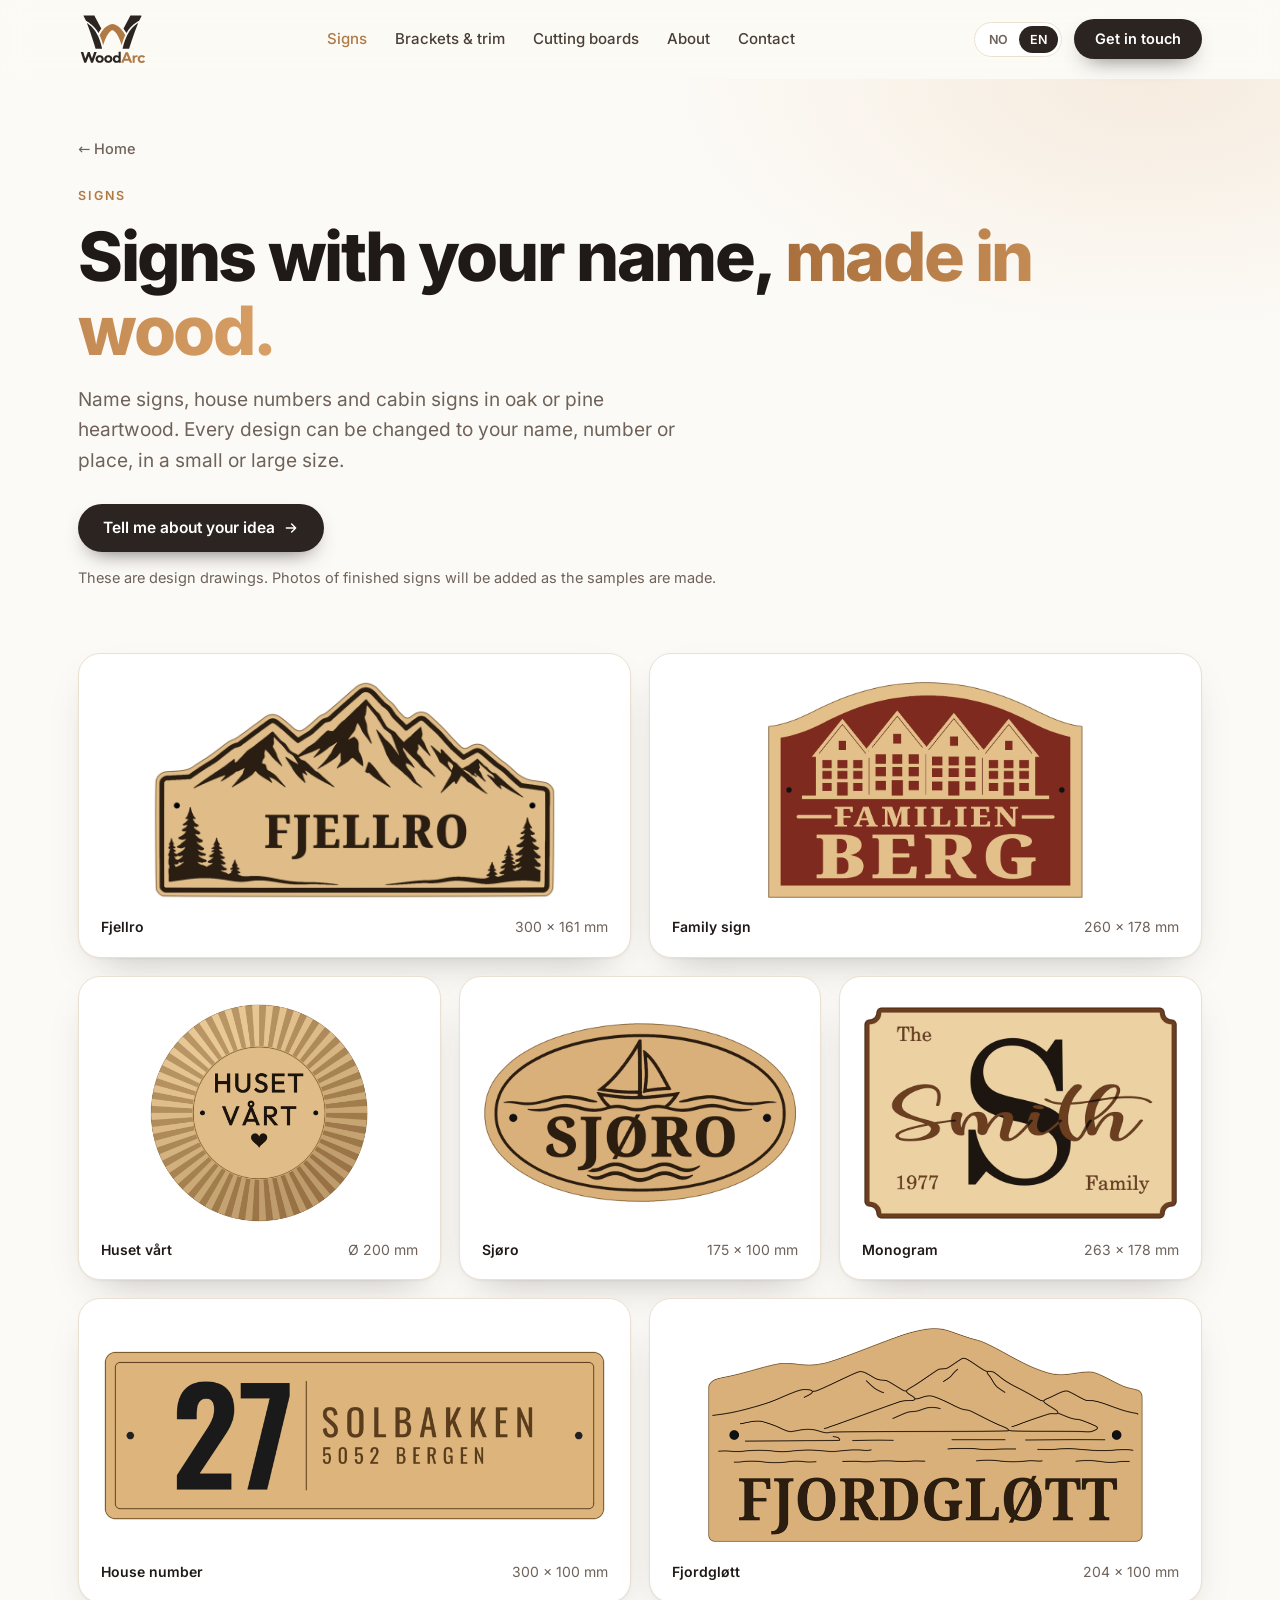
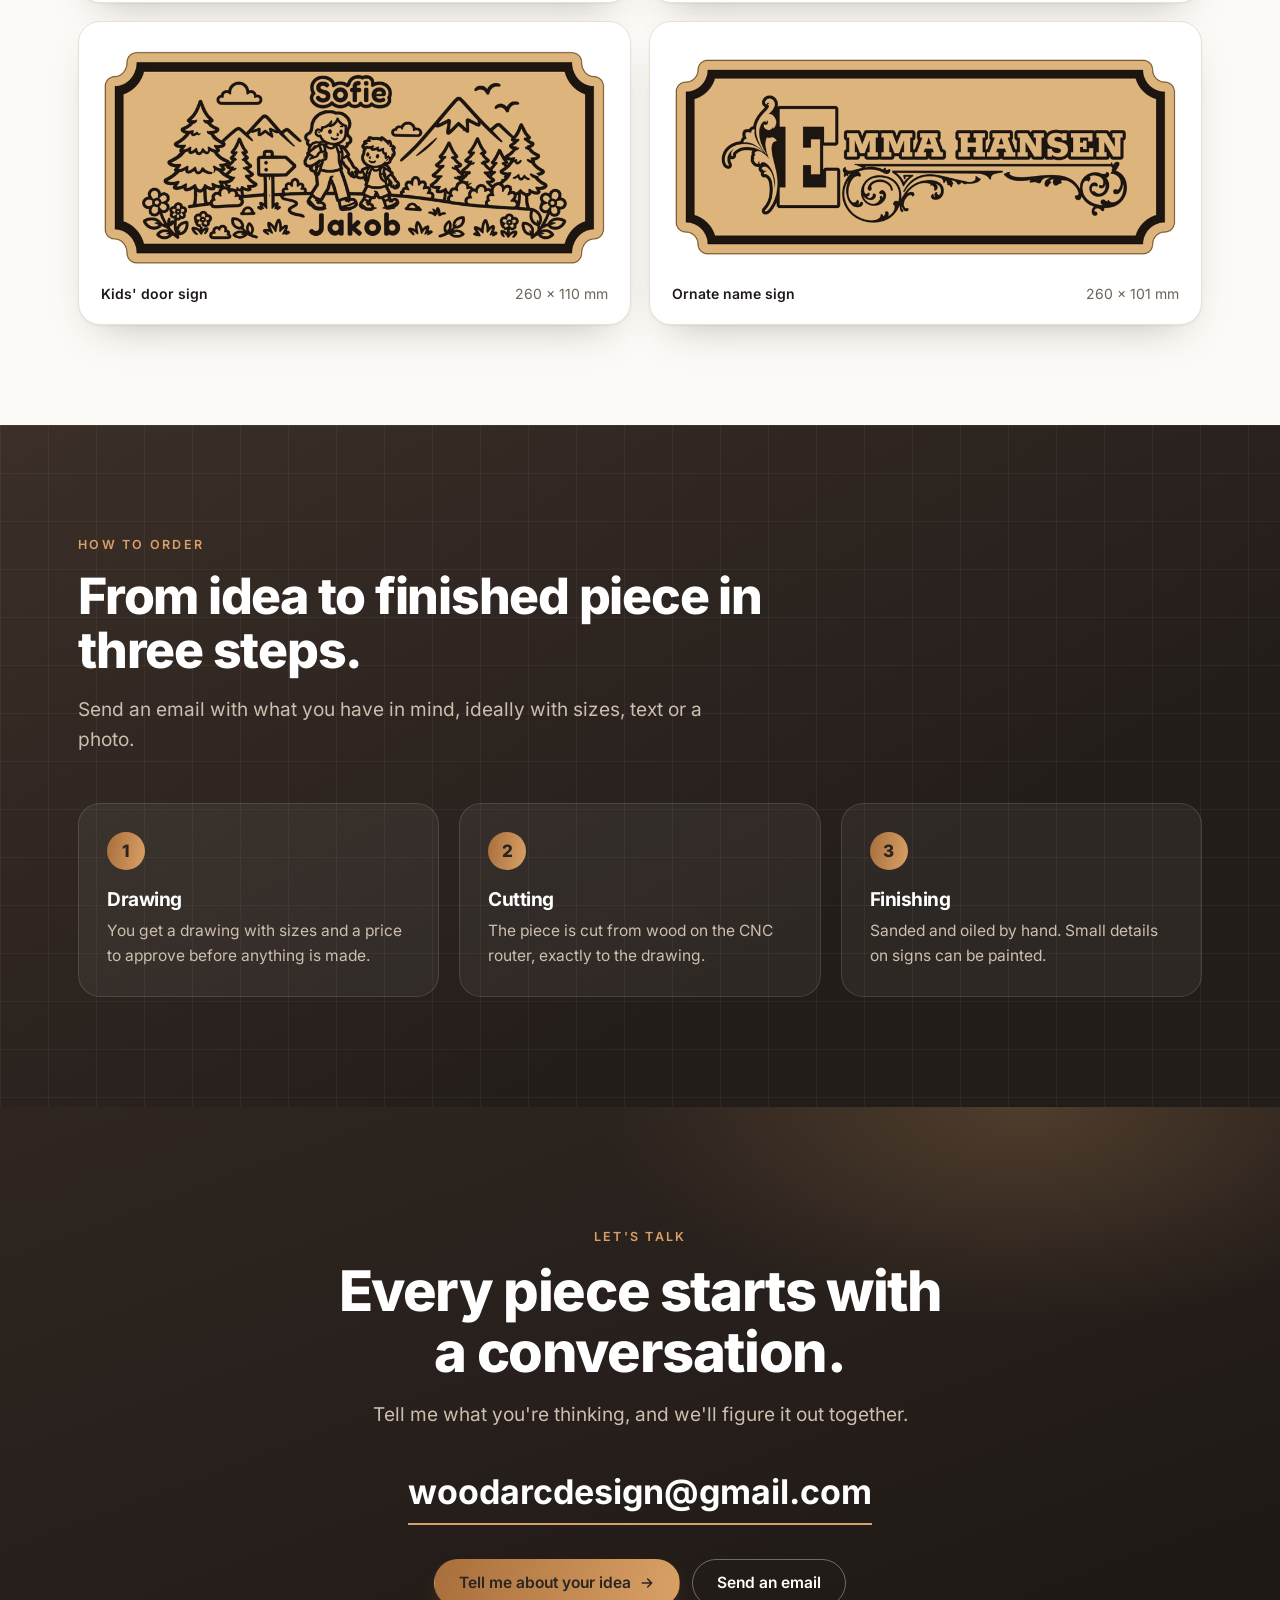
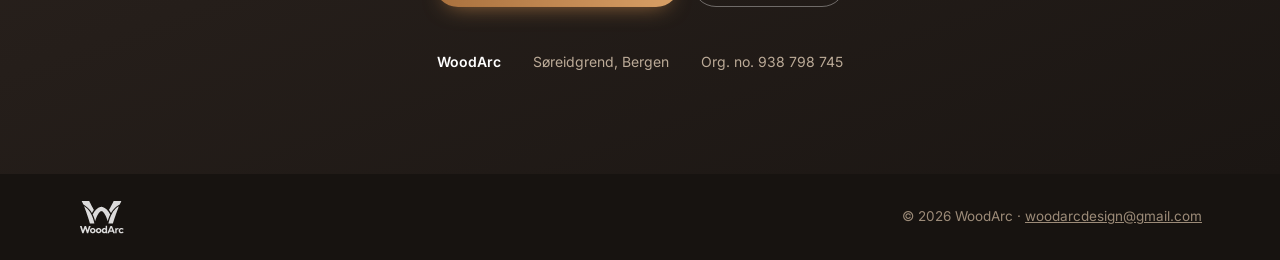
<file: skilt/index.html>
<!doctype html>
<html lang="nb" data-lang="nb">
<head>
<meta charset="utf-8">
<meta name="viewport" content="width=device-width,initial-scale=1">
<title>Skilt i tre – WoodArc</title>
<meta name="description" content="Navneskilt, husnummer og hytteskilt i eik eller malmfuru, laget på bestilling i Bergen.">
<meta property="og:title" content="Skilt i tre – WoodArc">
<meta property="og:description" content="Navneskilt, husnummer og hytteskilt i eik eller malmfuru, laget på bestilling i Bergen.">
<meta property="og:image" content="https://woodarc.no/img/og-image.jpg">
<meta property="og:url" content="https://woodarc.no/skilt/">
<meta property="og:type" content="website">
<link rel="canonical" href="https://woodarc.no/skilt/">
<link rel="icon" href="../img/symbol.svg" type="image/svg+xml">
<link rel="preload" href="../fonts/inter-latin-wght-normal.woff2" as="font" type="font/woff2" crossorigin>
<link rel="stylesheet" href="../css/site.css">
<script>(function(){var k='woodarc-lang',s=null,q=new URLSearchParams(location.search).get('lang');try{s=localStorage.getItem(k)}catch(e){}var n=(navigator.language||'').toLowerCase();var l=q||s||(/^(nb|nn|no)/.test(n)?'nb':'en');l=l==='en'?'en':'nb';document.documentElement.setAttribute('data-lang',l);document.documentElement.setAttribute('lang',l)})();</script>
</head>
<body>
<header class="bar" id="bar"><div class="wrap top">
    <a class="brand" href="../" aria-label="WoodArc"><img src="../img/logo.svg" alt="WoodArc"></a>
    <nav aria-label="Hovedmeny">
      <a href="../skilt/" aria-current="page"><span lang="nb">Skilt</span><span lang="en">Signs</span></a>
      <a href="../snekkerglede/"><span lang="nb">Snekkerglede</span><span lang="en">Brackets & trim</span></a>
      <a href="../skjaerefjoler/"><span lang="nb">Skjærefjøler</span><span lang="en">Cutting boards</span></a>
      <a href="../#om"><span lang="nb">Om</span><span lang="en">About</span></a>
      <a href="#kontakt"><span lang="nb">Kontakt</span><span lang="en">Contact</span></a>
    </nav>
    <div class="tools">
      <div class="seg" role="group" aria-label="Språk / Language"><button type="button" data-l="nb">NO</button><button type="button" data-l="en">EN</button></div>
      <a class="btn btn-primary" href="../bestill/"><span lang="nb">Ta kontakt</span><span lang="en">Get in touch</span></a>
    </div>
  </div></header>
<main>
<section class="phero">
  <div class="wrap">
    <a class="back" href="../">← <span lang="nb">Forsiden</span><span lang="en">Home</span></a>
    <p class="eyebrow"><span lang="nb">Skilt</span><span lang="en">Signs</span></p>
    <h1><span lang="nb">Skilt med ditt navn, <span class="accent">frest i tre.</span></span><span lang="en">Signs with your name, <span class="accent">made in wood.</span></span></h1>
    <p class="lead"><span lang="nb">Navneskilt, husnummer og hytteskilt i eik eller malmfuru. Alle designene kan tilpasses med ditt navn, nummer eller sted, i liten eller stor størrelse.</span><span lang="en">Name signs, house numbers and cabin signs in oak or pine heartwood. Every design can be changed to your name, number or place, in a small or large size.</span></p>
    <div class="btns"><a class="btn btn-primary" href="../bestill/?hva=skilt"><span lang="nb">Fortell om ideen din</span><span lang="en">Tell me about your idea</span> <svg width="16" height="16" viewBox="0 0 24 24" fill="none" stroke="currentColor" stroke-width="2.2" stroke-linecap="round" stroke-linejoin="round" aria-hidden="true"><path d="M5 12h14M13 6l6 6-6 6"/></svg></a></div>
    <p class="note"><span lang="nb">Dette er designtegninger. Bilder av ferdige skilt kommer etter hvert som prøvene blir laget.</span><span lang="en">These are design drawings. Photos of finished signs will be added as the samples are made.</span></p>
  </div>
</section>
<section class="gallery">
  <div class="wrap">
    <div class="signs">
      <figure class="s-wide"><img src="../img/sign-fjellro.png" alt="Hytteskilt Fjellro med fjell og grantrær" loading="lazy"><figcaption><b>Fjellro</b><span>300 × 161 mm</span></figcaption></figure>
      <figure class="s-wide"><img src="../img/sign-familien-berg.png" alt="Familieskilt med Bryggen-hus" loading="lazy"><figcaption><b><span lang="nb">Familien Berg</span><span lang="en">Family sign</span></b><span>260 × 178 mm</span></figcaption></figure>
      <figure class="s-std"><img src="../img/sign-huset-vart.png" alt="Rundt skilt Huset vårt" loading="lazy"><figcaption><b>Huset vårt</b><span>Ø 200 mm</span></figcaption></figure>
      <figure class="s-std"><img src="../img/sign-sjoro.png" alt="Ovalt skilt Sjøro med seilbåt" loading="lazy"><figcaption><b>Sjøro</b><span>175 × 100 mm</span></figcaption></figure>
      <figure class="s-std"><img src="../img/sign-monogram.png" alt="Familieskilt med monogram" loading="lazy"><figcaption><b>Monogram</b><span>263 × 178 mm</span></figcaption></figure>
      <figure class="s-wide"><img src="../img/sign-house-number.png" alt="Husnummerskilt 27 Solbakken" loading="lazy"><figcaption><b><span lang="nb">Husnummer</span><span lang="en">House number</span></b><span>300 × 100 mm</span></figcaption></figure>
      <figure class="s-wide"><img src="../img/sign-fjordglott.png" alt="Skilt Fjordgløtt med fjordlinjer" loading="lazy"><figcaption><b>Fjordgløtt</b><span>204 × 100 mm</span></figcaption></figure>
      <figure class="s-wide"><img src="../img/sign-kids.png" alt="Dørskilt for barnerom med to navn" loading="lazy"><figcaption><b><span lang="nb">Barnerom</span><span lang="en">Kids' door sign</span></b><span>260 × 110 mm</span></figcaption></figure>
      <figure class="s-wide s-full"><img src="../img/sign-ornate.png" alt="Navneskilt med ornamentert forbokstav" loading="lazy"><figcaption><b><span lang="nb">Navneskilt med ornament</span><span lang="en">Ornate name sign</span></b><span>260 × 101 mm</span></figcaption></figure>
    </div>
  </div>
</section>
<section class="dark">
  <div class="wrap">
    <p class="eyebrow"><span lang="nb">Slik bestiller du</span><span lang="en">How to order</span></p>
    <h2 class="sec-h2"><span lang="nb">Fra idé til ferdig del i tre steg.</span><span lang="en">From idea to finished piece in three steps.</span></h2>
    <p class="lead"><span lang="nb">Send en e-post med hva du ønsker, gjerne med mål, tekst eller et bilde.</span><span lang="en">Send an email with what you have in mind, ideally with sizes, text or a photo.</span></p>
    <ol class="steps">
        <li><h3><span lang="nb">Tegning</span><span lang="en">Drawing</span></h3><p><span lang="nb">Du får en tegning med mål og pris som du godkjenner før noe blir laget.</span><span lang="en">You get a drawing with sizes and a price to approve before anything is made.</span></p></li>
        <li><h3><span lang="nb">Fresing</span><span lang="en">Cutting</span></h3><p><span lang="nb">Delen freses ut i tre på CNC-fresen, nøyaktig etter tegningen.</span><span lang="en">The piece is cut from wood on the CNC router, exactly to the drawing.</span></p></li>
        <li><h3><span lang="nb">Overflate</span><span lang="en">Finishing</span></h3><p><span lang="nb">Pusset og oljet for hånd. Små detaljer på skilt kan males.</span><span lang="en">Sanded and oiled by hand. Small details on signs can be painted.</span></p></li>
      </ol>
  </div>
</section>
</main>
<section class="contact" id="kontakt">
  <div class="wrap">
    <p class="eyebrow"><span lang="nb">La oss snakkes</span><span lang="en">Let's talk</span></p>
    <h2><span lang="nb">Alt starter med en prat.</span><span lang="en">Every piece starts with a conversation.</span></h2>
    <p class="lead" style="margin:18px auto 0"><span lang="nb">Fortell hva du tenker på, så finner vi ut av det sammen.</span><span lang="en">Tell me what you're thinking, and we'll figure it out together.</span></p>
    <a class="mail" href="mailto:woodarcdesign@gmail.com">woodarcdesign@gmail.com</a>
    <div class="btns">
      <a class="btn btn-oak" href="../bestill/"><span lang="nb">Fortell om ideen din</span><span lang="en">Tell me about your idea</span> <svg width="16" height="16" viewBox="0 0 24 24" fill="none" stroke="currentColor" stroke-width="2.2" stroke-linecap="round" stroke-linejoin="round" aria-hidden="true"><path d="M5 12h14M13 6l6 6-6 6"/></svg></a>
      <a class="btn btn-outline-light" href="mailto:woodarcdesign@gmail.com"><span lang="nb">Send en e-post</span><span lang="en">Send an email</span></a>
    </div>
    <div class="facts"><b>WoodArc</b><span>Søreidgrend, Bergen</span><span><span lang="nb">Org.nr.</span><span lang="en">Org. no.</span> 938 798 745</span></div>
  </div>
</section>
<footer><div class="wrap"><img src="../img/logo.svg" alt="WoodArc"><span>© 2026 WoodArc · <a href="mailto:woodarcdesign@gmail.com" style="color:inherit">woodarcdesign@gmail.com</a></span></div></footer>
<script src="../js/site.js"></script>
</body>
</html>
</file>
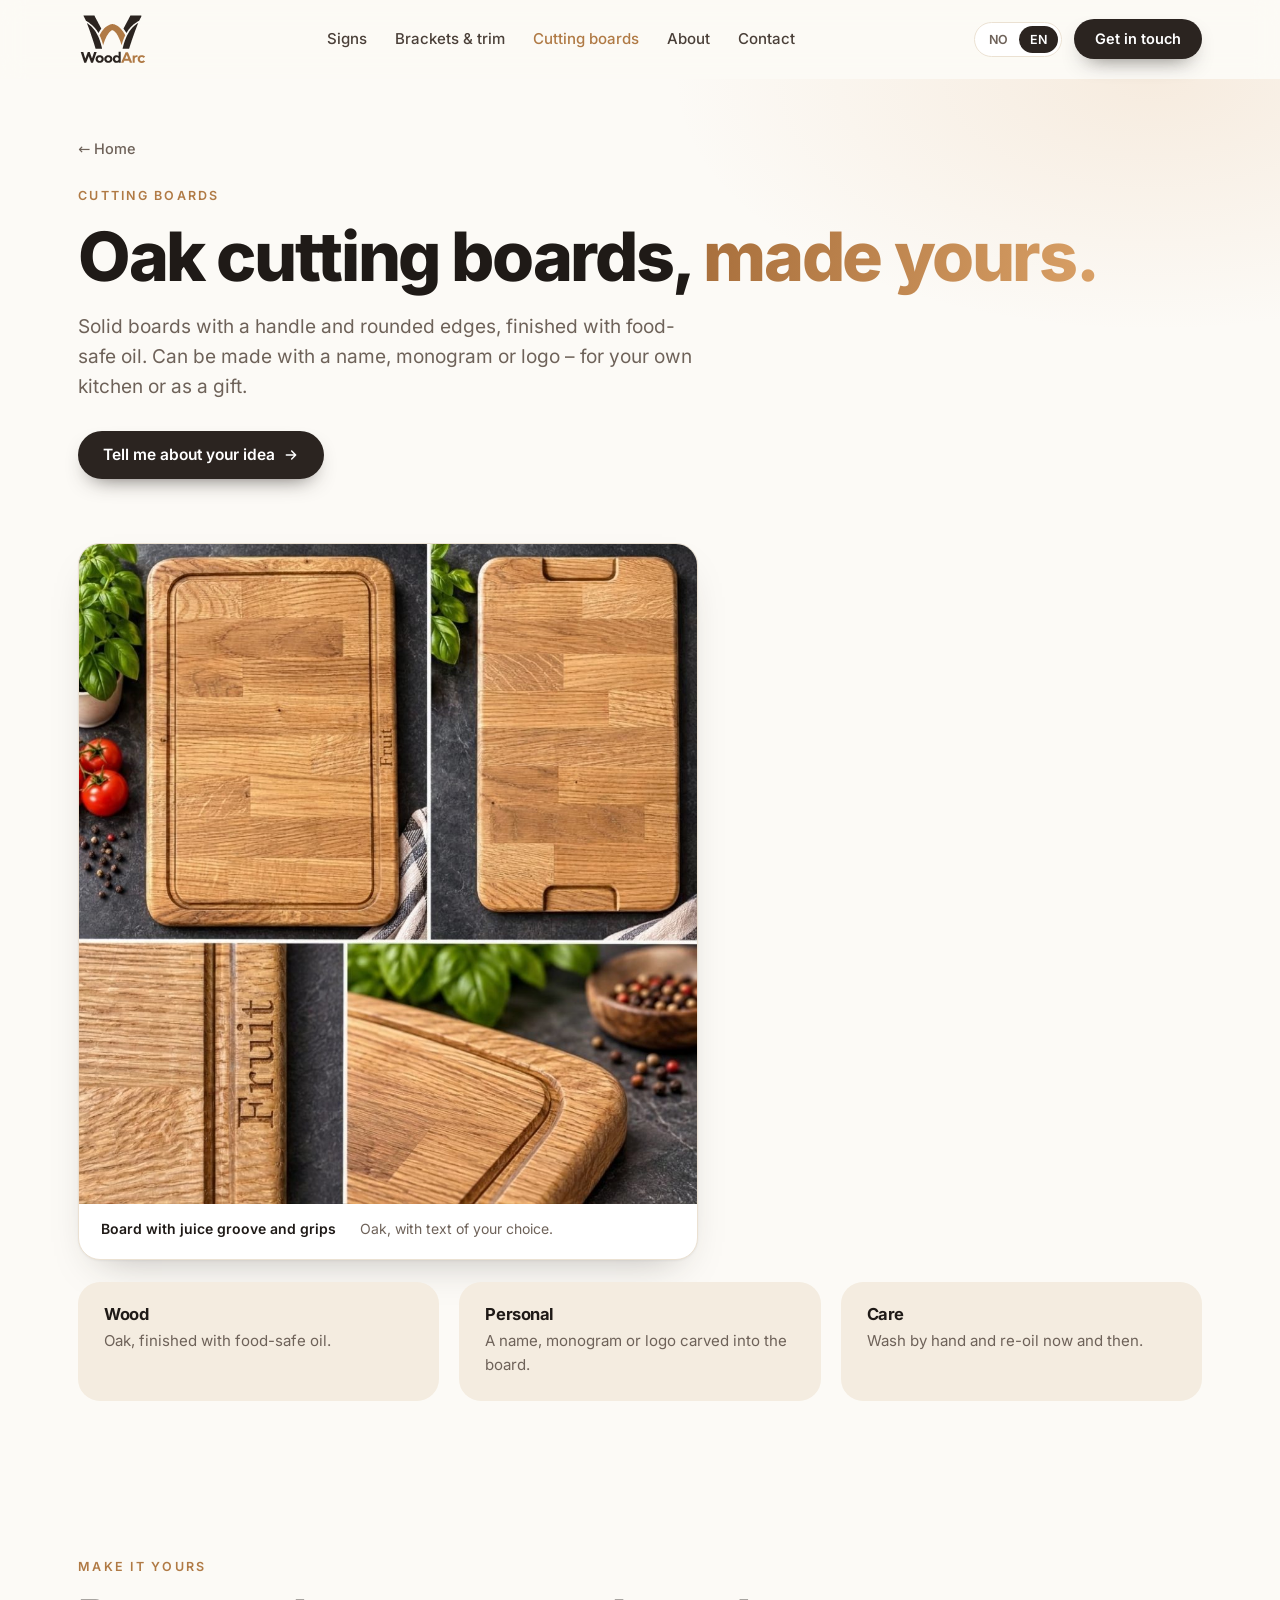
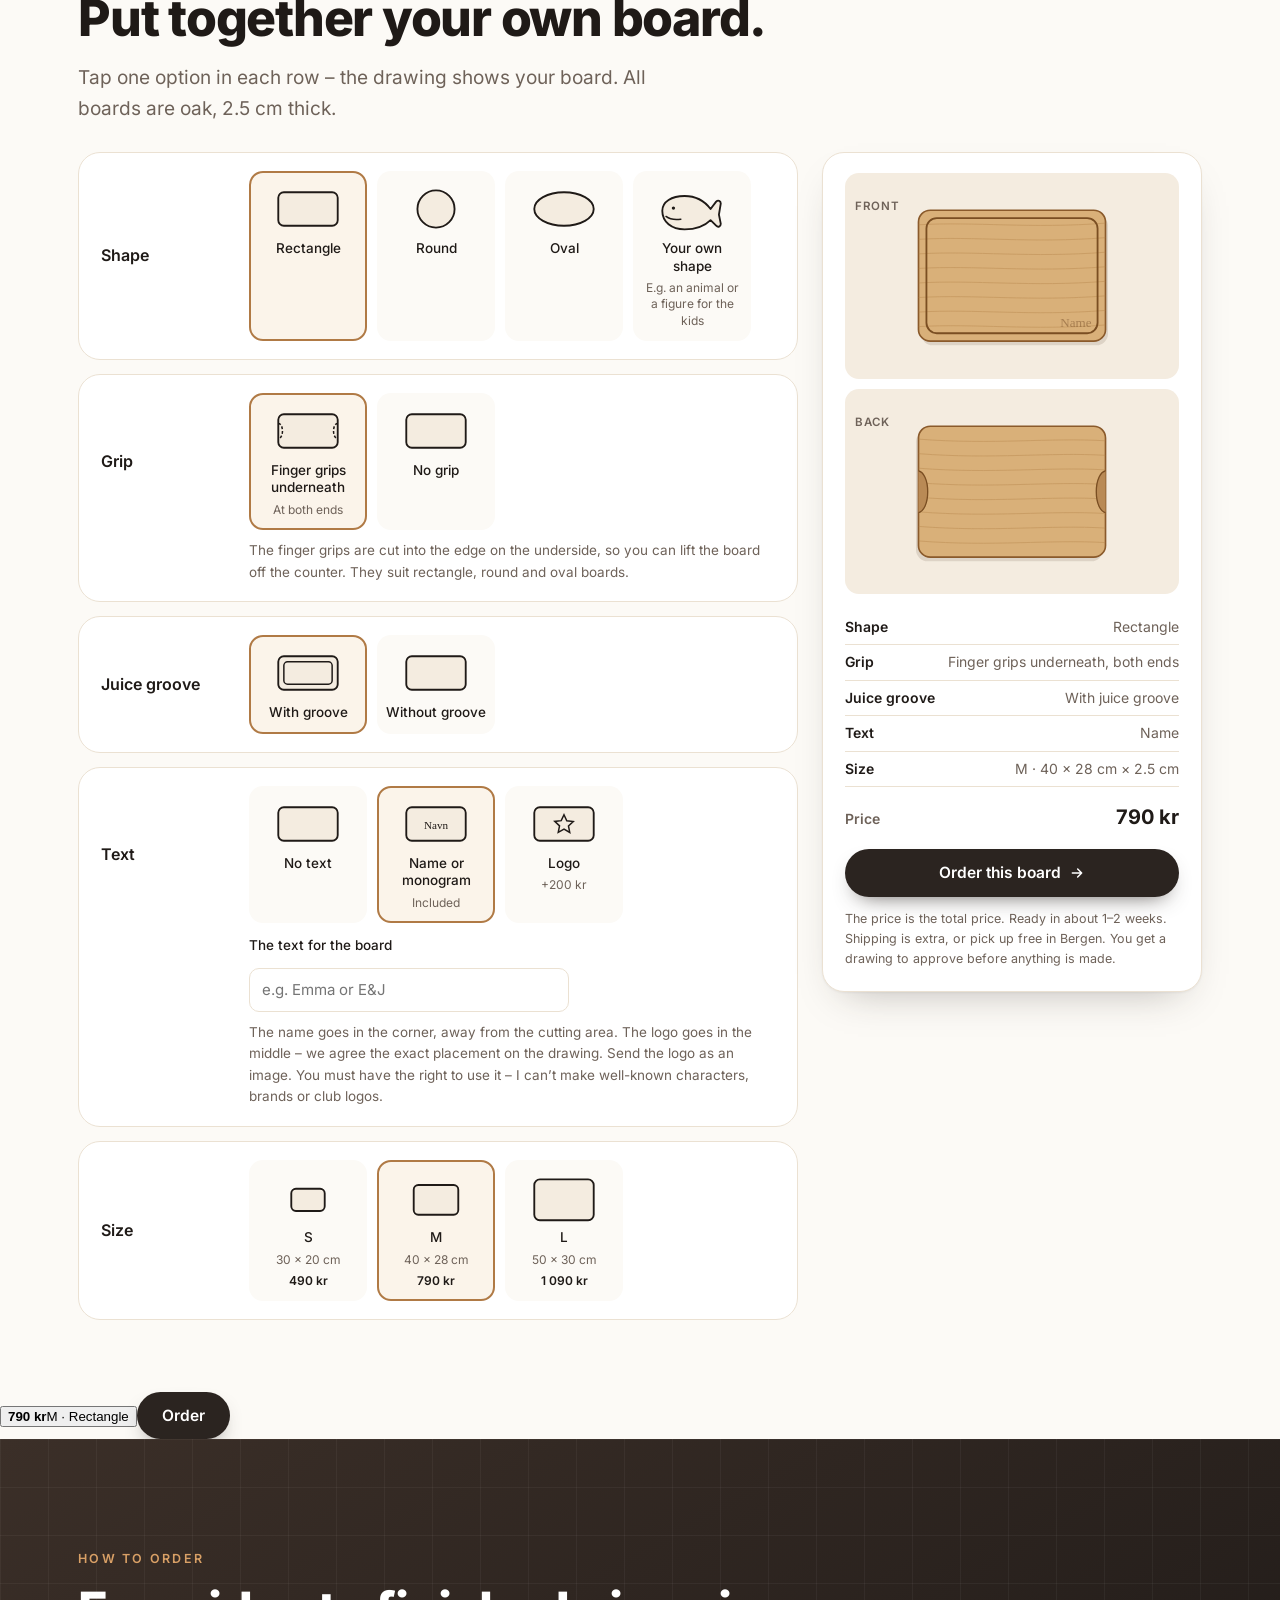
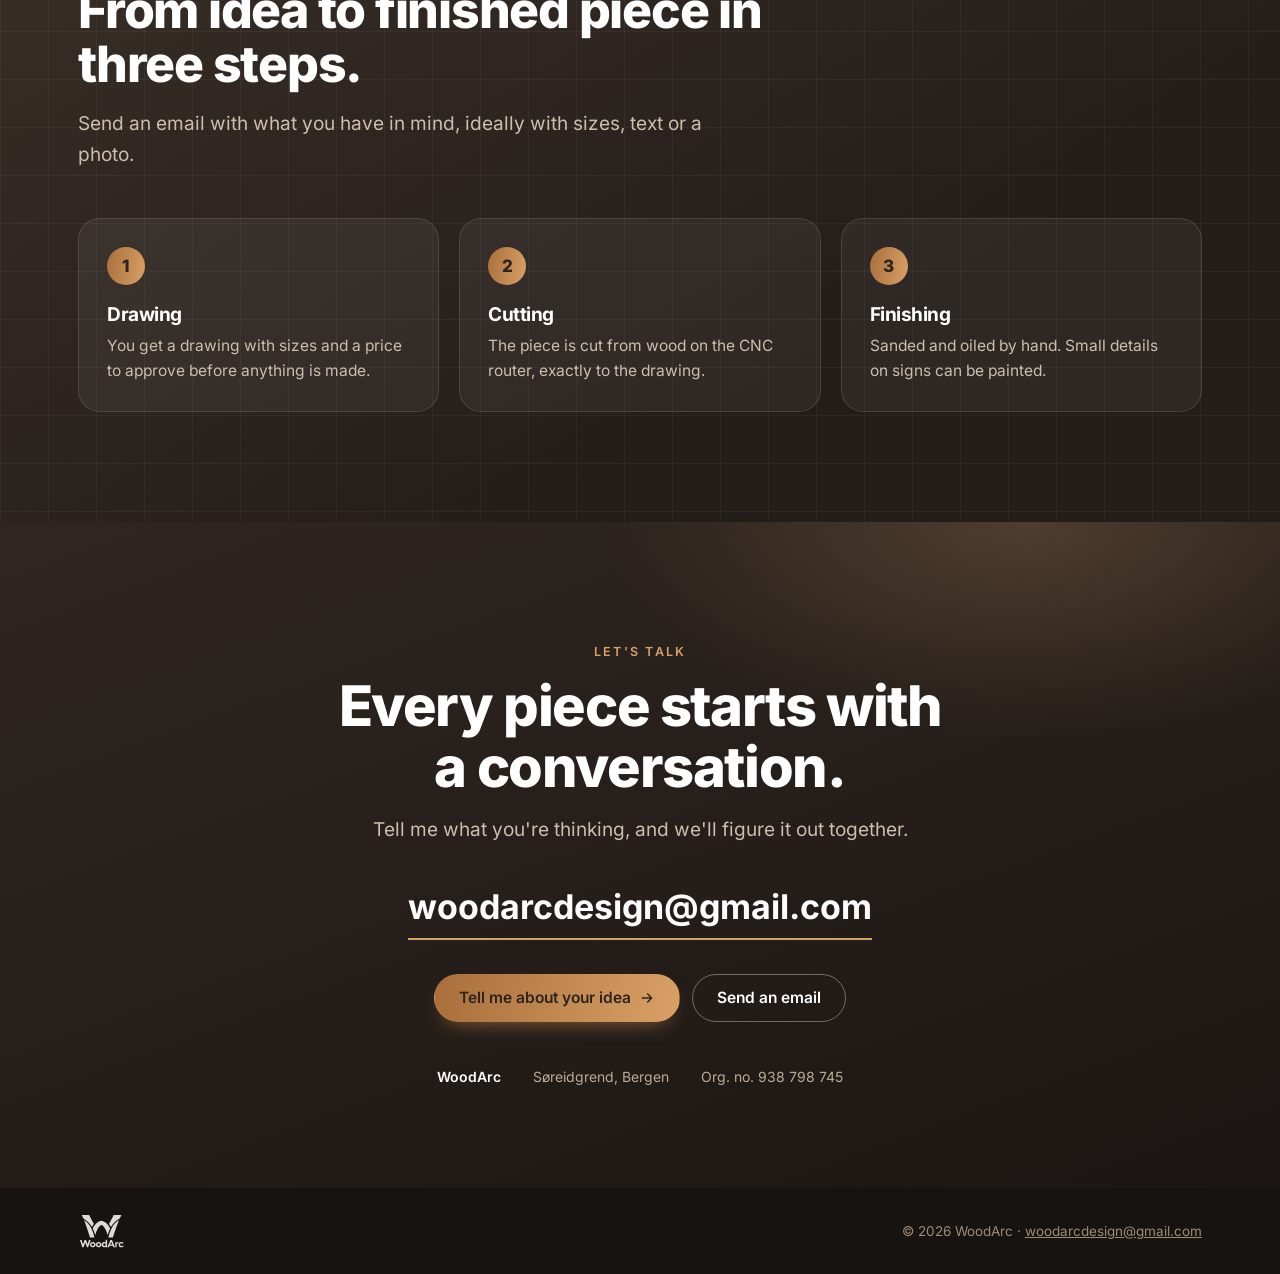
<file: skjaerefjoler/index.html>
<!doctype html>
<html lang="nb" data-lang="nb">
<head>
<meta charset="utf-8">
<meta name="viewport" content="width=device-width,initial-scale=1">
<title>Skjærefjøler i eik – WoodArc</title>
<meta name="description" content="Skjærefjøler i eik med grep og matsikker olje, med navn eller logo, laget i Bergen.">
<meta property="og:title" content="Skjærefjøler i eik – WoodArc">
<meta property="og:description" content="Skjærefjøler i eik med grep og matsikker olje, med navn eller logo, laget i Bergen.">
<meta property="og:image" content="https://woodarc.no/img/og-image.jpg">
<meta property="og:url" content="https://woodarc.no/skjaerefjoler/">
<meta property="og:type" content="website">
<link rel="canonical" href="https://woodarc.no/skjaerefjoler/">
<link rel="icon" href="../img/symbol.svg" type="image/svg+xml">
<link rel="preload" href="../fonts/inter-latin-wght-normal.woff2" as="font" type="font/woff2" crossorigin>
<link rel="stylesheet" href="../css/site.css?v=20261113g">
<script>(function(){var k='woodarc-lang',s=null,q=new URLSearchParams(location.search).get('lang');try{s=localStorage.getItem(k)}catch(e){}var n=(navigator.language||'').toLowerCase();var l=q||s||(/^(nb|nn|no)/.test(n)?'nb':'en');l=l==='en'?'en':'nb';document.documentElement.setAttribute('data-lang',l);document.documentElement.setAttribute('lang',l)})();</script>
</head>
<body>
<header class="bar" id="bar"><div class="wrap top">
    <a class="brand" href="../" aria-label="WoodArc"><img src="../img/logo.svg" alt="WoodArc"></a>
    <nav aria-label="Hovedmeny">
      <a href="../skilt/"><span lang="nb">Skilt</span><span lang="en">Signs</span></a>
      <a href="../snekkerglede/"><span lang="nb">Snekkerglede</span><span lang="en">Brackets & trim</span></a>
      <a href="../skjaerefjoler/" aria-current="page"><span lang="nb">Skjærefjøler</span><span lang="en">Cutting boards</span></a>
      <a href="../#om"><span lang="nb">Om</span><span lang="en">About</span></a>
      <a href="#kontakt"><span lang="nb">Kontakt</span><span lang="en">Contact</span></a>
    </nav>
    <div class="tools">
      <div class="seg" role="group" aria-label="Språk / Language"><button type="button" data-l="nb">NO</button><button type="button" data-l="en">EN</button></div>
      <a class="btn btn-primary" href="../bestill/"><span lang="nb">Ta kontakt</span><span lang="en">Get in touch</span></a>
    </div>
  </div></header>
<main>
<section class="phero">
  <div class="wrap">
    <a class="back" href="../">← <span lang="nb">Forsiden</span><span lang="en">Home</span></a>
    <p class="eyebrow"><span lang="nb">Skjærefjøler</span><span lang="en">Cutting boards</span></p>
    <h1><span lang="nb">Skjærefjøler i eik, <span class="accent">med ditt preg.</span></span><span lang="en">Oak cutting boards, <span class="accent">made yours.</span></span></h1>
    <p class="lead"><span lang="nb">Solide fjøler med grep og avrundede kanter, behandlet med matsikker olje. Kan lages med navn, monogram eller logo – til eget kjøkken eller som gave.</span><span lang="en">Solid boards with a handle and rounded edges, finished with food-safe oil. Can be made with a name, monogram or logo – for your own kitchen or as a gift.</span></p>
    <div class="btns"><a class="btn btn-primary" href="../bestill/?hva=skjaerefjoler"><span lang="nb">Fortell om ideen din</span><span lang="en">Tell me about your idea</span> <svg width="16" height="16" viewBox="0 0 24 24" fill="none" stroke="currentColor" stroke-width="2.2" stroke-linecap="round" stroke-linejoin="round" aria-hidden="true"><path d="M5 12h14M13 6l6 6-6 6"/></svg></a></div>
  </div>
</section>
<section class="gallery">
  <div class="wrap">
    <div class="drawings">
      <figure class="wide photo"><img src="../img/cutting-board-oak-photo.jpg" width="992" height="1060" alt="Skjærefjøl i eik med saftrenne, grep og inngravert tekst" loading="lazy"><figcaption><b><span lang="nb">Fjøl med saftrenne og grep</span><span lang="en">Board with juice groove and grips</span></b>&nbsp;<span lang="nb">Eik, med tekst etter ønske.</span><span lang="en">Oak, with text of your choice.</span></figcaption></figure>
    </div>
    <div class="info">
      <div><h3><span lang="nb">Treslag</span><span lang="en">Wood</span></h3><p><span lang="nb">Eik, behandlet med matsikker olje.</span><span lang="en">Oak, finished with food-safe oil.</span></p></div>
      <div><h3><span lang="nb">Personlig</span><span lang="en">Personal</span></h3><p><span lang="nb">Navn, monogram eller logo frest inn i fjøla.</span><span lang="en">A name, monogram or logo carved into the board.</span></p></div>
      <div><h3><span lang="nb">Stell</span><span lang="en">Care</span></h3><p><span lang="nb">Vaskes for hånd og smøres med olje innimellom.</span><span lang="en">Wash by hand and re-oil now and then.</span></p></div>
    </div>
  </div>
</section>
<section class="options" id="velg">
  <div class="wrap">
    <p class="eyebrow"><span lang="nb">Velg selv</span><span lang="en">Make it yours</span></p>
    <h2 class="sec-h2"><span lang="nb">Sett sammen din egen fjøl.</span><span lang="en">Put together your own board.</span></h2>
    <p class="lead"><span lang="nb">Trykk på ett valg i hver rad – tegningen viser fjøla di. Alle fjøler er i eik, 2,5 cm tykke.</span><span lang="en">Tap one option in each row – the drawing shows your board. All boards are oak, 2.5 cm thick.</span></p>
    <div class="cfg">
      <form class="opt-grid" id="cfg" onsubmit="return false"><fieldset class="opt-row"><legend><span lang="nb">Form</span><span lang="en">Shape</span></legend><div class="opts"><label class="opt"><input type="radio" name="form" value="rekt"><svg viewBox="0 0 80 56" aria-hidden="true"><rect x="8" y="10" width="64" height="36" rx="6" stroke="currentColor" stroke-width="2" fill="var(--sand)" stroke-linejoin="round"/></svg><span class="lbl"><span lang="nb">Rektangel</span><span lang="en">Rectangle</span></span></label><label class="opt"><input type="radio" name="form" value="rund"><svg viewBox="0 0 80 56" aria-hidden="true"><circle cx="40" cy="28" r="20" stroke="currentColor" stroke-width="2" fill="var(--sand)" stroke-linejoin="round"/></svg><span class="lbl"><span lang="nb">Rund</span><span lang="en">Round</span></span></label><label class="opt"><input type="radio" name="form" value="oval"><svg viewBox="0 0 80 56" aria-hidden="true"><ellipse cx="40" cy="28" rx="32" ry="18" stroke="currentColor" stroke-width="2" fill="var(--sand)" stroke-linejoin="round"/></svg><span class="lbl"><span lang="nb">Oval</span><span lang="en">Oval</span></span></label><label class="opt"><input type="radio" name="form" value="egen"><svg viewBox="0 0 80 56" aria-hidden="true"><path d="M8 30c0-10 10-16 24-16 12 0 22 6 28 14l6-8c2-2 5-1 5 2l-2 12 2 10c0 3-3 4-5 2l-6-6c-6 6-16 10-28 10C18 50 8 42 8 30z" stroke="currentColor" stroke-width="2" fill="var(--sand)" stroke-linejoin="round"/><circle cx="20" cy="27" r="1.8" fill="currentColor"/><path d="M12 36c4 3 10 4 16 3" stroke="currentColor" stroke-width="1.6" fill="none" stroke-linecap="round"/></svg><span class="lbl"><span lang="nb">Egen form</span><span lang="en">Your own shape</span></span><small><span lang="nb">F.eks. et dyr eller en figur til barna</span><span lang="en">E.g. an animal or a figure for the kids</span></small></label></div></fieldset><fieldset class="opt-row"><legend><span lang="nb">Grep</span><span lang="en">Grip</span></legend><div class="opts"><label class="opt"><input type="radio" name="grep" value="fing"><svg viewBox="0 0 80 56" aria-hidden="true"><rect x="8" y="10" width="64" height="36" rx="6" stroke="currentColor" stroke-width="2" fill="var(--sand)" stroke-linejoin="round"/><path d="M8 20c6 0 6 16 0 16M72 20c-6 0-6 16 0 16" stroke="currentColor" stroke-width="1.6" fill="none" stroke-dasharray="3 2"/></svg><span class="lbl"><span lang="nb">Fingergrep under</span><span lang="en">Finger grips underneath</span></span><small><span lang="nb">I begge ender</span><span lang="en">At both ends</span></small></label><label class="opt"><input type="radio" name="grep" value="uten"><svg viewBox="0 0 80 56" aria-hidden="true"><rect x="8" y="10" width="64" height="36" rx="6" stroke="currentColor" stroke-width="2" fill="var(--sand)" stroke-linejoin="round"/></svg><span class="lbl"><span lang="nb">Uten grep</span><span lang="en">No grip</span></span></label></div><p class="opt-note"><span lang="nb">Fingergrepene freses inn i kanten på undersiden, så du får tak når fjøla ligger på benken. De passer på rektangel, rund og oval.</span><span lang="en">The finger grips are cut into the edge on the underside, so you can lift the board off the counter. They suit rectangle, round and oval boards.</span></p></fieldset><fieldset class="opt-row"><legend><span lang="nb">Saftrenne</span><span lang="en">Juice groove</span></legend><div class="opts"><label class="opt"><input type="radio" name="renne" value="ja"><svg viewBox="0 0 80 56" aria-hidden="true"><rect x="8" y="10" width="64" height="36" rx="6" stroke="currentColor" stroke-width="2" fill="var(--sand)" stroke-linejoin="round"/><rect x="14" y="16" width="52" height="24" rx="4" stroke="currentColor" stroke-width="1.6" fill="none"/></svg><span class="lbl"><span lang="nb">Med saftrenne</span><span lang="en">With groove</span></span></label><label class="opt"><input type="radio" name="renne" value="nei"><svg viewBox="0 0 80 56" aria-hidden="true"><rect x="8" y="10" width="64" height="36" rx="6" stroke="currentColor" stroke-width="2" fill="var(--sand)" stroke-linejoin="round"/></svg><span class="lbl"><span lang="nb">Uten saftrenne</span><span lang="en">Without groove</span></span></label></div></fieldset><fieldset class="opt-row"><legend><span lang="nb">Tekst</span><span lang="en">Text</span></legend><div class="opts"><label class="opt"><input type="radio" name="tekst" value="uten"><svg viewBox="0 0 80 56" aria-hidden="true"><rect x="8" y="10" width="64" height="36" rx="6" stroke="currentColor" stroke-width="2" fill="var(--sand)" stroke-linejoin="round"/></svg><span class="lbl"><span lang="nb">Uten tekst</span><span lang="en">No text</span></span></label><label class="opt"><input type="radio" name="tekst" value="navn"><svg viewBox="0 0 80 56" aria-hidden="true"><rect x="8" y="10" width="64" height="36" rx="6" stroke="currentColor" stroke-width="2" fill="var(--sand)" stroke-linejoin="round"/><text x="40" y="33" text-anchor="middle" font-size="12" font-family="Georgia,serif" fill="currentColor">Navn</text></svg><span class="lbl"><span lang="nb">Navn eller monogram</span><span lang="en">Name or monogram</span></span><small><span lang="nb">Inkludert</span><span lang="en">Included</span></small></label><label class="opt"><input type="radio" name="tekst" value="logo"><svg viewBox="0 0 80 56" aria-hidden="true"><rect x="8" y="10" width="64" height="36" rx="6" stroke="currentColor" stroke-width="2" fill="var(--sand)" stroke-linejoin="round"/><path d="M40 18l3 6.5 7 .8-5.2 4.8 1.4 7L40 33.6 33.8 37l1.4-7-5.2-4.8 7-.8z" stroke="currentColor" stroke-width="1.6" fill="none"/></svg><span class="lbl"><span lang="nb">Logo</span><span lang="en">Logo</span></span><small><span lang="nb">+200 kr</span><span lang="en">+200 kr</span></small></label></div><div class="field cfg-name" id="cfg-navn-wrap"><label for="cfg-navn"><span lang="nb">Teksten som skal stå på fjøla</span><span lang="en">The text for the board</span></label><input id="cfg-navn" type="text" maxlength="18" autocomplete="off" data-ph-nb="f.eks. Emma eller E&amp;J" data-ph-en="e.g. Emma or E&amp;J" placeholder="f.eks. Emma eller E&amp;J"></div><p class="opt-note"><span lang="nb">Navnet freses i hjørnet, utenfor skjæreflaten. Logoen plasseres midt på – nøyaktig plassering avtaler vi på tegningen. Send logoen som bilde. Du må ha rett til å bruke den – kjente figurer, merkevarer og klubblogoer kan jeg ikke lage.</span><span lang="en">The name goes in the corner, away from the cutting area. The logo goes in the middle – we agree the exact placement on the drawing. Send the logo as an image. You must have the right to use it – I can’t make well-known characters, brands or club logos.</span></p></fieldset><fieldset class="opt-row"><legend><span lang="nb">Størrelse</span><span lang="en">Size</span></legend><div class="opts"><label class="opt"><input type="radio" name="str" value="S"><svg viewBox="0 0 80 56" aria-hidden="true"><rect x="22" y="18" width="36" height="24" rx="5" stroke="currentColor" stroke-width="2" fill="var(--sand)" stroke-linejoin="round"/></svg><span class="lbl"><span lang="nb">S</span><span lang="en">S</span></span><small data-dim="S"></small><small class="p">490 kr</small></label><label class="opt"><input type="radio" name="str" value="M"><svg viewBox="0 0 80 56" aria-hidden="true"><rect x="16" y="14" width="48" height="32" rx="5" stroke="currentColor" stroke-width="2" fill="var(--sand)" stroke-linejoin="round"/></svg><span class="lbl"><span lang="nb">M</span><span lang="en">M</span></span><small data-dim="M"></small><small class="p">790 kr</small></label><label class="opt"><input type="radio" name="str" value="L"><svg viewBox="0 0 80 56" aria-hidden="true"><rect x="8" y="8" width="64" height="44" rx="6" stroke="currentColor" stroke-width="2" fill="var(--sand)" stroke-linejoin="round"/></svg><span class="lbl"><span lang="nb">L</span><span lang="en">L</span></span><small data-dim="L"></small><small class="p">1 090 kr</small></label></div></fieldset></form>
      <aside class="cfg-preview" aria-live="polite">
        <div class="cfg-views"><figure><svg id="cfg-svg" viewBox="0 22 400 246" role="img" aria-label="Tegning av fjøla / Drawing of the board"></svg><figcaption><span lang="nb">Forside</span><span lang="en">Front</span></figcaption></figure><figure id="cfg-back" hidden><svg id="cfg-svg-back" viewBox="0 22 400 246" role="img" aria-label="Baksiden med fingergrep / Back with finger grips"></svg><figcaption><span lang="nb">Bakside</span><span lang="en">Back</span></figcaption></figure></div>
        <ul class="cfg-sum" id="cfg-sum"></ul>
        <p class="cfg-price"><span class="k"><span lang="nb">Pris</span><span lang="en">Price</span></span> <span id="cfg-price"></span></p>
        <div id="cfg-attach"></div>
        <a class="btn btn-primary" id="cfg-go" href="../bestill/?hva=skjaerefjoler"><span lang="nb">Bestill denne fjøla</span><span lang="en">Order this board</span> <svg width="16" height="16" viewBox="0 0 24 24" fill="none" stroke="currentColor" stroke-width="2.2" stroke-linecap="round" stroke-linejoin="round" aria-hidden="true"><path d="M5 12h14M13 6l6 6-6 6"/></svg></a>
        <p class="cfg-fine"><span lang="nb">Prisen er totalpris. Ferdig på ca. 1–2 uker. Frakt kommer i tillegg, eller hent gratis i Bergen. Du får en tegning å godkjenne før noe lages.</span><span lang="en">The price is the total price. Ready in about 1–2 weeks. Shipping is extra, or pick up free in Bergen. You get a drawing to approve before anything is made.</span></p>
      </aside>
    </div>
  </div>
</section>
<div class="cfg-bar" id="cfg-bar" aria-hidden="true"><button type="button" class="cfg-bar-txt" id="cfg-bar-txt"></button><a class="btn btn-primary" id="cfg-bar-go" href="../bestill/?hva=skjaerefjoler" tabindex="-1"><span lang="nb">Bestill</span><span lang="en">Order</span></a></div>
<section class="dark">
  <div class="wrap">
    <p class="eyebrow"><span lang="nb">Slik bestiller du</span><span lang="en">How to order</span></p>
    <h2 class="sec-h2"><span lang="nb">Fra idé til ferdig del i tre steg.</span><span lang="en">From idea to finished piece in three steps.</span></h2>
    <p class="lead"><span lang="nb">Send en e-post med hva du ønsker, gjerne med mål, tekst eller et bilde.</span><span lang="en">Send an email with what you have in mind, ideally with sizes, text or a photo.</span></p>
    <ol class="steps">
        <li><h3><span lang="nb">Tegning</span><span lang="en">Drawing</span></h3><p><span lang="nb">Du får en tegning med mål og pris som du godkjenner før noe blir laget.</span><span lang="en">You get a drawing with sizes and a price to approve before anything is made.</span></p></li>
        <li><h3><span lang="nb">Fresing</span><span lang="en">Cutting</span></h3><p><span lang="nb">Delen freses ut i tre på CNC-fresen, nøyaktig etter tegningen.</span><span lang="en">The piece is cut from wood on the CNC router, exactly to the drawing.</span></p></li>
        <li><h3><span lang="nb">Overflate</span><span lang="en">Finishing</span></h3><p><span lang="nb">Pusset og oljet for hånd. Små detaljer på skilt kan males.</span><span lang="en">Sanded and oiled by hand. Small details on signs can be painted.</span></p></li>
      </ol>
  </div>
</section>
</main>
<section class="contact" id="kontakt">
  <div class="wrap">
    <p class="eyebrow"><span lang="nb">La oss snakkes</span><span lang="en">Let's talk</span></p>
    <h2><span lang="nb">Alt starter med en prat.</span><span lang="en">Every piece starts with a conversation.</span></h2>
    <p class="lead" style="margin:18px auto 0"><span lang="nb">Fortell hva du tenker på, så finner vi ut av det sammen.</span><span lang="en">Tell me what you're thinking, and we'll figure it out together.</span></p>
    <a class="mail" href="mailto:woodarcdesign@gmail.com">woodarcdesign@gmail.com</a>
    <div class="btns">
      <a class="btn btn-oak" href="../bestill/"><span lang="nb">Fortell om ideen din</span><span lang="en">Tell me about your idea</span> <svg width="16" height="16" viewBox="0 0 24 24" fill="none" stroke="currentColor" stroke-width="2.2" stroke-linecap="round" stroke-linejoin="round" aria-hidden="true"><path d="M5 12h14M13 6l6 6-6 6"/></svg></a>
      <a class="btn btn-outline-light" href="mailto:woodarcdesign@gmail.com"><span lang="nb">Send en e-post</span><span lang="en">Send an email</span></a>
    </div>
    <div class="facts"><b>WoodArc</b><span>Søreidgrend, Bergen</span><span><span lang="nb">Org.nr.</span><span lang="en">Org. no.</span> 938 798 745</span></div>
  </div>
</section>
<footer><div class="wrap"><img src="../img/logo.svg" alt="WoodArc"><span>© 2026 WoodArc · <a href="mailto:woodarcdesign@gmail.com" style="color:inherit">woodarcdesign@gmail.com</a></span></div></footer>
<script src="../js/board.js?v=20261113g"></script>
<script src="../js/site.js?v=20261113g"></script>
</body>
</html>
</file>
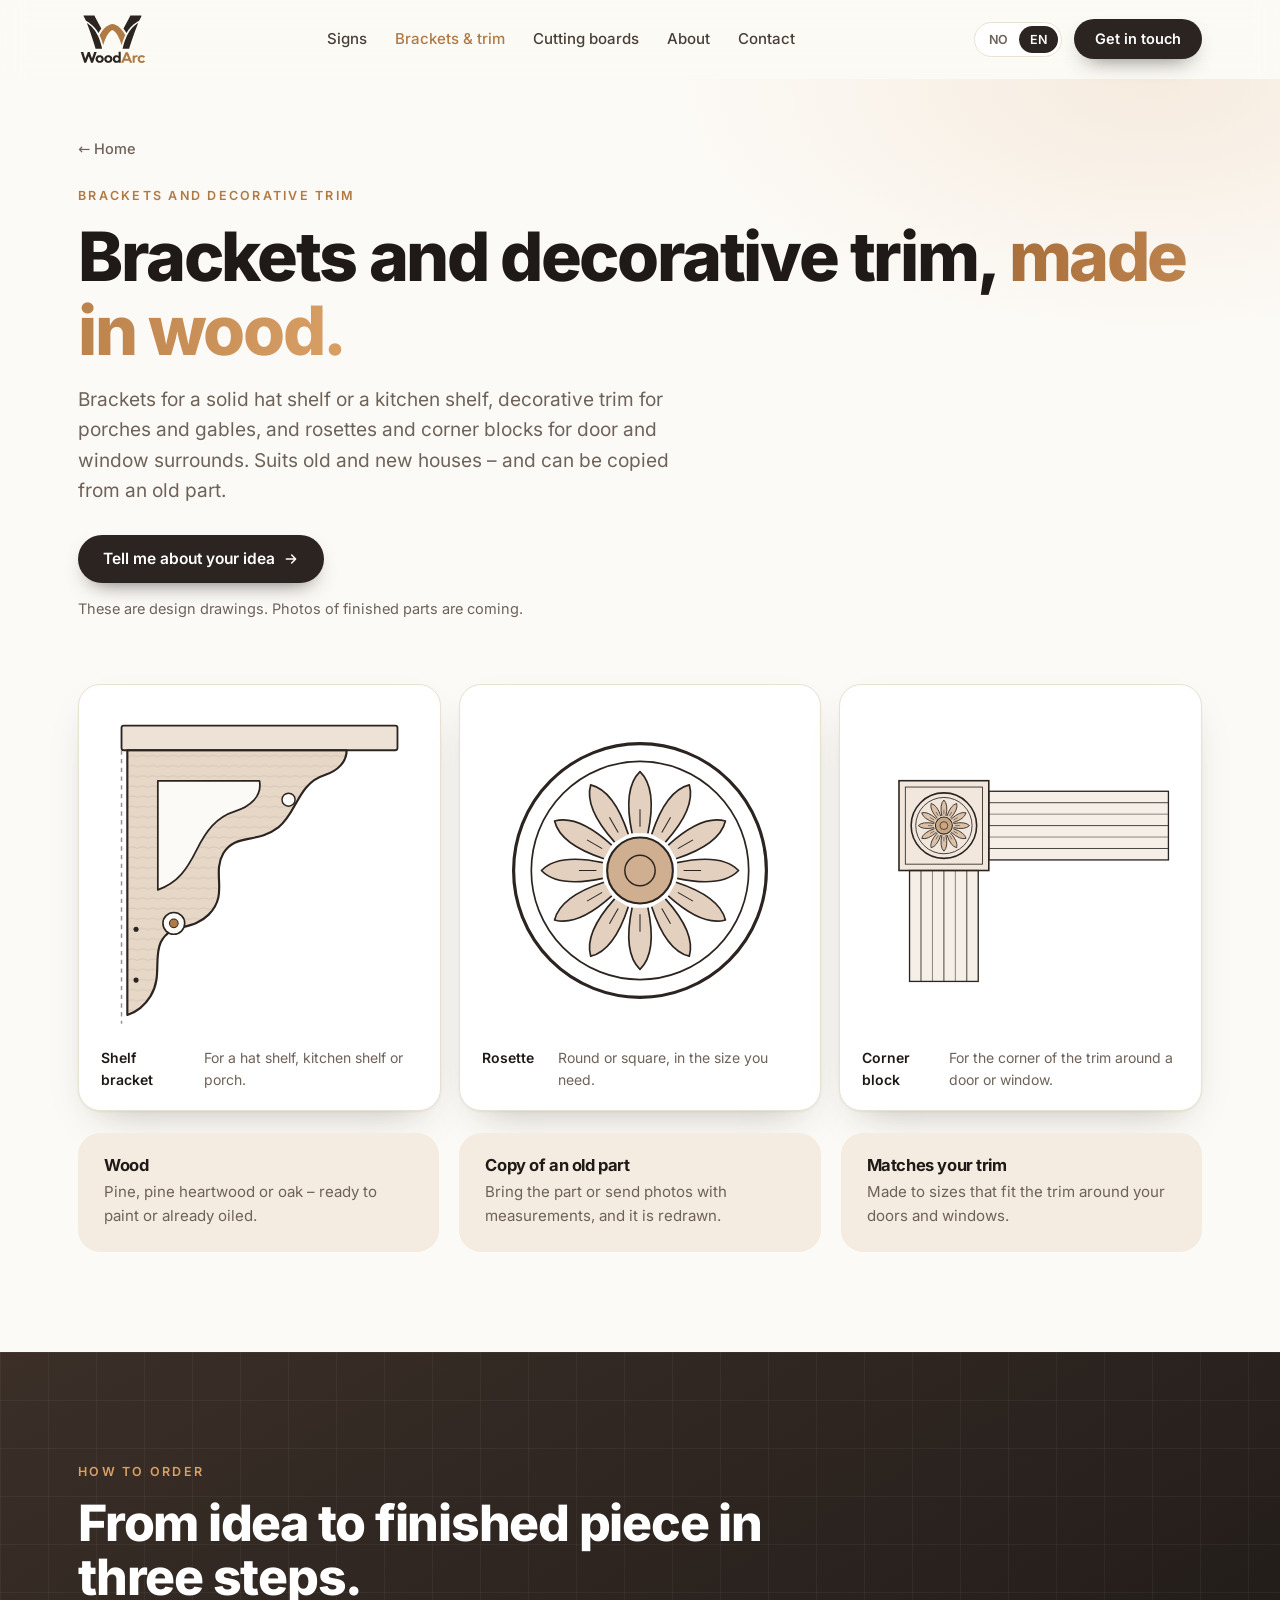
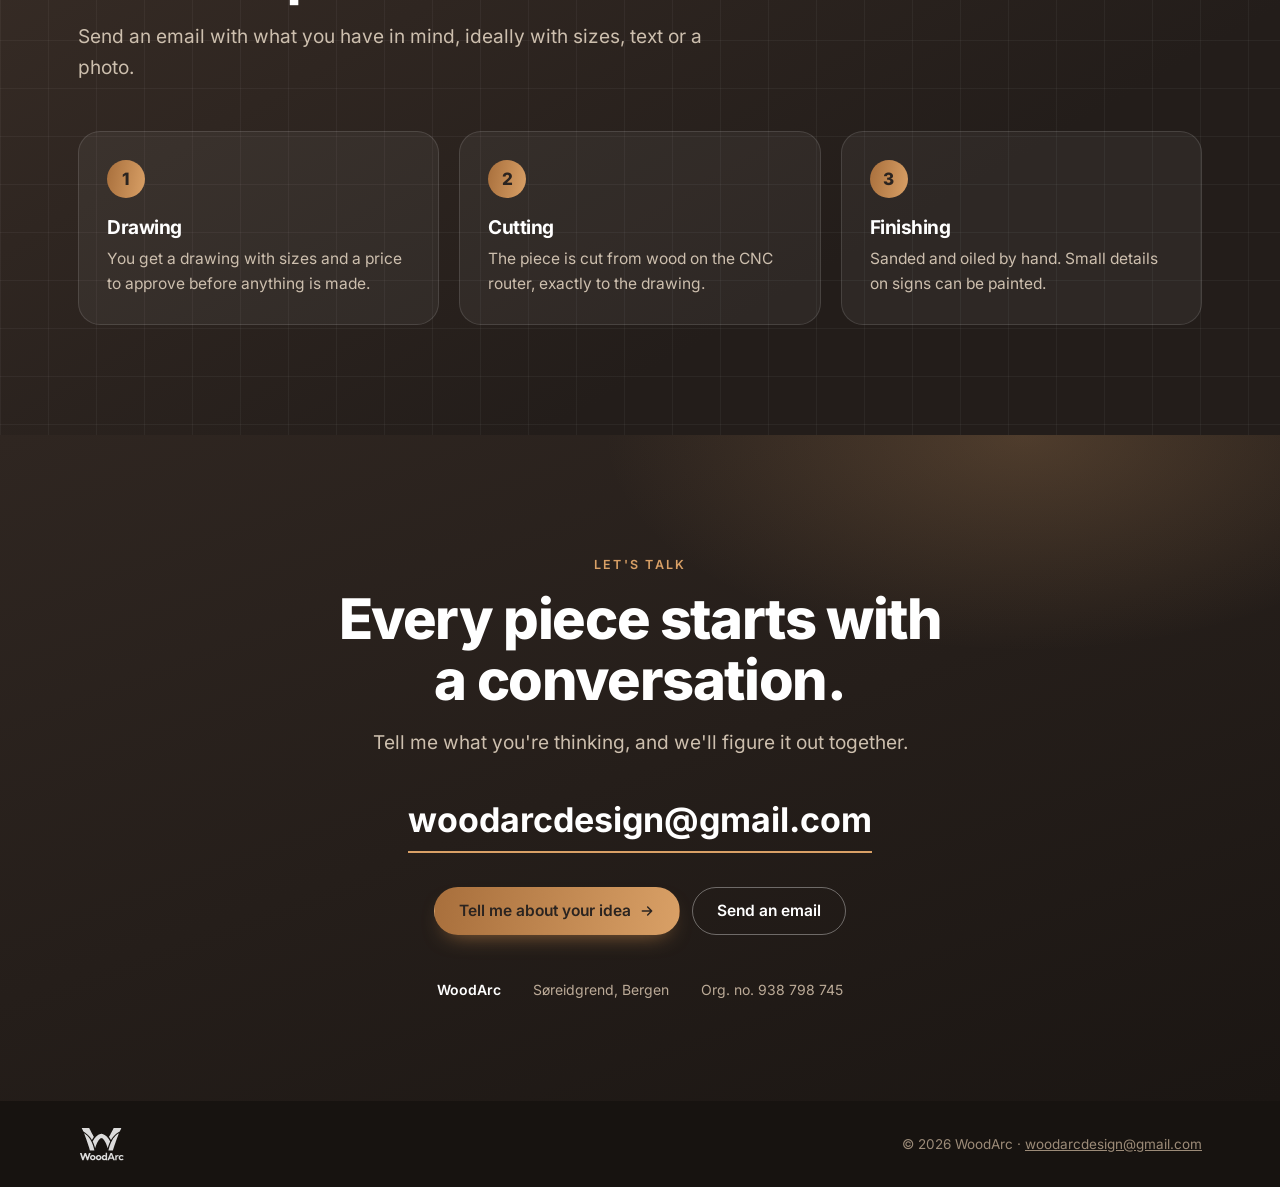
<file: snekkerglede/index.html>
<!doctype html>
<html lang="nb" data-lang="nb">
<head>
<meta charset="utf-8">
<meta name="viewport" content="width=device-width,initial-scale=1">
<title>Konsoller og snekkerglede – WoodArc</title>
<meta name="description" content="Hylleknekter, snekkerglede til veranda og gavl, rosetter og hjørneklosser i tre, laget på bestilling i Bergen.">
<meta property="og:title" content="Konsoller og snekkerglede – WoodArc">
<meta property="og:description" content="Hylleknekter, snekkerglede til veranda og gavl, rosetter og hjørneklosser i tre, laget på bestilling i Bergen.">
<meta property="og:image" content="https://woodarc.no/img/og-image.jpg">
<meta property="og:url" content="https://woodarc.no/snekkerglede/">
<meta property="og:type" content="website">
<link rel="canonical" href="https://woodarc.no/snekkerglede/">
<link rel="icon" href="../img/symbol.svg" type="image/svg+xml">
<link rel="preload" href="../fonts/inter-latin-wght-normal.woff2" as="font" type="font/woff2" crossorigin>
<link rel="stylesheet" href="../css/site.css">
<script>(function(){var k='woodarc-lang',s=null,q=new URLSearchParams(location.search).get('lang');try{s=localStorage.getItem(k)}catch(e){}var n=(navigator.language||'').toLowerCase();var l=q||s||(/^(nb|nn|no)/.test(n)?'nb':'en');l=l==='en'?'en':'nb';document.documentElement.setAttribute('data-lang',l);document.documentElement.setAttribute('lang',l)})();</script>
</head>
<body>
<header class="bar" id="bar"><div class="wrap top">
    <a class="brand" href="../" aria-label="WoodArc"><img src="../img/logo.svg" alt="WoodArc"></a>
    <nav aria-label="Hovedmeny">
      <a href="../skilt/"><span lang="nb">Skilt</span><span lang="en">Signs</span></a>
      <a href="../snekkerglede/" aria-current="page"><span lang="nb">Snekkerglede</span><span lang="en">Brackets & trim</span></a>
      <a href="../skjaerefjoler/"><span lang="nb">Skjærefjøler</span><span lang="en">Cutting boards</span></a>
      <a href="../#om"><span lang="nb">Om</span><span lang="en">About</span></a>
      <a href="#kontakt"><span lang="nb">Kontakt</span><span lang="en">Contact</span></a>
    </nav>
    <div class="tools">
      <div class="seg" role="group" aria-label="Språk / Language"><button type="button" data-l="nb">NO</button><button type="button" data-l="en">EN</button></div>
      <a class="btn btn-primary" href="../bestill/"><span lang="nb">Ta kontakt</span><span lang="en">Get in touch</span></a>
    </div>
  </div></header>
<main>
<section class="phero">
  <div class="wrap">
    <a class="back" href="../">← <span lang="nb">Forsiden</span><span lang="en">Home</span></a>
    <p class="eyebrow"><span lang="nb">Konsoller og snekkerglede</span><span lang="en">Brackets and decorative trim</span></p>
    <h1><span lang="nb">Konsoller og snekkerglede, <span class="accent">laget i tre.</span></span><span lang="en">Brackets and decorative trim, <span class="accent">made in wood.</span></span></h1>
    <p class="lead"><span lang="nb">Knekter til en solid hattehylle eller en kjøkkenhylle, snekkerglede til veranda og gavl, og rosetter og hjørneklosser til dør- og vindusomramminger. Passer i gamle og nye hus – og kan kopieres etter en gammel del.</span><span lang="en">Brackets for a solid hat shelf or a kitchen shelf, decorative trim for porches and gables, and rosettes and corner blocks for door and window surrounds. Suits old and new houses – and can be copied from an old part.</span></p>
    <div class="btns"><a class="btn btn-primary" href="../bestill/?hva=snekkerglede"><span lang="nb">Fortell om ideen din</span><span lang="en">Tell me about your idea</span> <svg width="16" height="16" viewBox="0 0 24 24" fill="none" stroke="currentColor" stroke-width="2.2" stroke-linecap="round" stroke-linejoin="round" aria-hidden="true"><path d="M5 12h14M13 6l6 6-6 6"/></svg></a></div>
    <p class="note"><span lang="nb">Dette er designtegninger. Bilder av ferdige deler kommer.</span><span lang="en">These are design drawings. Photos of finished parts are coming.</span></p>
  </div>
</section>
<section class="gallery">
  <div class="wrap">
    <div class="drawings">
      <figure><img src="../img/bracket.svg" alt="Hylleknekt i tre med utskåret profil" loading="lazy"><figcaption><b><span lang="nb">Hylleknekt</span><span lang="en">Shelf bracket</span></b>&nbsp;<span lang="nb">Til hattehylle, kjøkkenhylle eller veranda.</span><span lang="en">For a hat shelf, kitchen shelf or porch.</span></figcaption></figure>
      <figure><img src="../img/heritage-rosette.svg" alt="Rund rosett med blader" loading="lazy"><figcaption><b><span lang="nb">Rosett</span><span lang="en">Rosette</span></b>&nbsp;<span lang="nb">Rund eller firkantet, i ønsket størrelse.</span><span lang="en">Round or square, in the size you need.</span></figcaption></figure>
      <figure><img src="../img/heritage-corner-block.svg" alt="Hjørnekloss med rosett i hjørnet av en dørkarm" loading="lazy"><figcaption><b><span lang="nb">Hjørnekloss</span><span lang="en">Corner block</span></b>&nbsp;<span lang="nb">Til hjørnet av gerikten rundt dør og vindu.</span><span lang="en">For the corner of the trim around a door or window.</span></figcaption></figure>
    </div>
    <div class="info">
      <div><h3><span lang="nb">Treslag</span><span lang="en">Wood</span></h3><p><span lang="nb">Furu, malmfuru eller eik – klar til å males eller ferdig oljet.</span><span lang="en">Pine, pine heartwood or oak – ready to paint or already oiled.</span></p></div>
      <div><h3><span lang="nb">Kopi av gammel del</span><span lang="en">Copy of an old part</span></h3><p><span lang="nb">Ta med delen eller send bilder med mål, så tegnes den opp på nytt.</span><span lang="en">Bring the part or send photos with measurements, and it is redrawn.</span></p></div>
      <div><h3><span lang="nb">Passer med listene</span><span lang="en">Matches your trim</span></h3><p><span lang="nb">Lages i mål som passer gerikt og lister hos deg.</span><span lang="en">Made to sizes that fit the trim around your doors and windows.</span></p></div>
    </div>
  </div>
</section>
<section class="dark">
  <div class="wrap">
    <p class="eyebrow"><span lang="nb">Slik bestiller du</span><span lang="en">How to order</span></p>
    <h2 class="sec-h2"><span lang="nb">Fra idé til ferdig del i tre steg.</span><span lang="en">From idea to finished piece in three steps.</span></h2>
    <p class="lead"><span lang="nb">Send en e-post med hva du ønsker, gjerne med mål, tekst eller et bilde.</span><span lang="en">Send an email with what you have in mind, ideally with sizes, text or a photo.</span></p>
    <ol class="steps">
        <li><h3><span lang="nb">Tegning</span><span lang="en">Drawing</span></h3><p><span lang="nb">Du får en tegning med mål og pris som du godkjenner før noe blir laget.</span><span lang="en">You get a drawing with sizes and a price to approve before anything is made.</span></p></li>
        <li><h3><span lang="nb">Fresing</span><span lang="en">Cutting</span></h3><p><span lang="nb">Delen freses ut i tre på CNC-fresen, nøyaktig etter tegningen.</span><span lang="en">The piece is cut from wood on the CNC router, exactly to the drawing.</span></p></li>
        <li><h3><span lang="nb">Overflate</span><span lang="en">Finishing</span></h3><p><span lang="nb">Pusset og oljet for hånd. Små detaljer på skilt kan males.</span><span lang="en">Sanded and oiled by hand. Small details on signs can be painted.</span></p></li>
      </ol>
  </div>
</section>
</main>
<section class="contact" id="kontakt">
  <div class="wrap">
    <p class="eyebrow"><span lang="nb">La oss snakkes</span><span lang="en">Let's talk</span></p>
    <h2><span lang="nb">Alt starter med en prat.</span><span lang="en">Every piece starts with a conversation.</span></h2>
    <p class="lead" style="margin:18px auto 0"><span lang="nb">Fortell hva du tenker på, så finner vi ut av det sammen.</span><span lang="en">Tell me what you're thinking, and we'll figure it out together.</span></p>
    <a class="mail" href="mailto:woodarcdesign@gmail.com">woodarcdesign@gmail.com</a>
    <div class="btns">
      <a class="btn btn-oak" href="../bestill/"><span lang="nb">Fortell om ideen din</span><span lang="en">Tell me about your idea</span> <svg width="16" height="16" viewBox="0 0 24 24" fill="none" stroke="currentColor" stroke-width="2.2" stroke-linecap="round" stroke-linejoin="round" aria-hidden="true"><path d="M5 12h14M13 6l6 6-6 6"/></svg></a>
      <a class="btn btn-outline-light" href="mailto:woodarcdesign@gmail.com"><span lang="nb">Send en e-post</span><span lang="en">Send an email</span></a>
    </div>
    <div class="facts"><b>WoodArc</b><span>Søreidgrend, Bergen</span><span><span lang="nb">Org.nr.</span><span lang="en">Org. no.</span> 938 798 745</span></div>
  </div>
</section>
<footer><div class="wrap"><img src="../img/logo.svg" alt="WoodArc"><span>© 2026 WoodArc · <a href="mailto:woodarcdesign@gmail.com" style="color:inherit">woodarcdesign@gmail.com</a></span></div></footer>
<script src="../js/site.js"></script>
</body>
</html>
</file>
<file: css/site.css>
@font-face{font-family:Inter;src:url(../fonts/inter-latin-wght-normal.woff2) format("woff2-variations");font-weight:100 900;font-display:swap}

:root{
  --bg:#FCFAF6;        /* warm white page */
  --paper:#FFFFFF;
  --sand:#F4ECE0;      /* soft panels, chips */
  --line:#EBE1D2;
  --ink:#1F1A17;       /* text */
  --muted:#6E6259;
  --walnut:#2B2420;    /* brand dark */
  --walnut-2:#3B2F28;
  --oak:#B07A45;       /* brand accent */
  --amber:#D9A066;
  --green:#5E8C4A;     /* status dot */
  --grad:linear-gradient(100deg,#A86F3C 0%,#D9A066 100%);
  --dark:linear-gradient(150deg,#3B2F28 0%,#231D1A 70%);
  --grid:linear-gradient(rgba(255,255,255,.045) 1px,transparent 1px),linear-gradient(90deg,rgba(255,255,255,.045) 1px,transparent 1px);
  --shadow:0 1px 2px rgba(43,36,32,.05),0 18px 40px -22px rgba(43,36,32,.35);
  --r:22px;
}
*{box-sizing:border-box}
html{scroll-behavior:smooth}
@media (prefers-reduced-motion:reduce){html{scroll-behavior:auto}*{transition:none!important}}
body{margin:0;background:var(--bg);color:var(--ink);font:400 17px/1.6 Inter,system-ui,sans-serif;-webkit-font-smoothing:antialiased;font-feature-settings:"cv11","ss01"}
img{max-width:100%;display:block}
a{color:inherit}
:focus-visible{outline:3px solid var(--oak);outline-offset:3px;border-radius:6px}
html[data-lang="nb"] [lang="en"],html[data-lang="en"] [lang="nb"]{display:none!important}

.wrap{max-width:1180px;margin:0 auto;padding:0 28px}
h1,h2,h3{letter-spacing:-.025em;line-height:1.08;margin:0;font-weight:700}
.eyebrow{font-size:12.5px;font-weight:600;letter-spacing:.18em;text-transform:uppercase;color:var(--oak);margin:0 0 14px}
.accent{background:var(--grad);-webkit-background-clip:text;background-clip:text;color:transparent}
.lead{font-size:19px;color:var(--muted);max-width:52ch;margin:18px 0 0}

/* buttons */
.btn{display:inline-flex;align-items:center;gap:8px;font:600 15.5px/1 Inter,sans-serif;text-decoration:none;padding:15px 24px;border-radius:999px;border:1.5px solid transparent;cursor:pointer;transition:transform .15s,box-shadow .15s,background .15s}
.btn:hover{transform:translateY(-1px)}
.btn-primary{background:var(--walnut);color:#fff;box-shadow:0 10px 22px -12px rgba(43,36,32,.8)}
.btn-primary:hover{background:#000}
.btn-oak{background:var(--grad);color:var(--walnut);box-shadow:0 10px 22px -12px rgba(176,122,69,.9)}
.btn-ghost{background:var(--paper);color:var(--ink);border-color:var(--line)}
.btn-ghost:hover{border-color:var(--ink)}
.btn-light{background:#fff;color:var(--walnut)}
.btn-outline-light{background:transparent;color:#fff;border-color:rgba(255,255,255,.35)}
.btn-outline-light:hover{border-color:#fff}
.btns{display:flex;flex-wrap:wrap;gap:12px}
.link{font-weight:600;color:var(--oak);text-decoration:none}
.link:hover{text-decoration:underline}

/* chips & badge */
.chips{display:flex;flex-wrap:wrap;gap:8px;margin:22px 0 26px;padding:0;list-style:none}
.chips li{font-size:13.5px;font-weight:500;color:var(--muted);background:var(--bg);border:1px solid var(--line);border-radius:8px;padding:6px 11px}
.badge{display:inline-flex;align-items:center;gap:8px;font-size:13px;font-weight:600;color:#3F6331;background:#EEF4E8;border:1px solid #D5E4C9;border-radius:999px;padding:5px 12px}
.badge::before{content:"";width:7px;height:7px;border-radius:50%;background:var(--green)}

/* header */
.bar{position:sticky;top:0;z-index:50;background:rgba(252,250,246,.82);backdrop-filter:saturate(1.4) blur(12px);-webkit-backdrop-filter:saturate(1.4) blur(12px);border-bottom:1px solid transparent;transition:border-color .2s,box-shadow .2s}
.bar.scrolled{border-bottom-color:var(--line);box-shadow:0 8px 24px -20px rgba(43,36,32,.5)}
.top{display:flex;align-items:center;gap:28px;padding:14px 28px}
.brand img{height:50px;width:auto}
.top nav{display:flex;gap:28px;margin:0 auto;font-size:15px;font-weight:500}
.top nav a{text-decoration:none;color:#4A3F38}
.top nav a:hover,.top nav a[aria-current="page"]{color:var(--oak)}
.tools{display:flex;align-items:center;gap:12px}
.seg{display:inline-flex;background:var(--paper);border:1px solid var(--line);border-radius:999px;padding:3px}
.seg button{font:600 12.5px Inter,sans-serif;border:0;background:transparent;color:var(--muted);padding:6px 11px;border-radius:999px;cursor:pointer}
html[data-lang="nb"] .seg [data-l="nb"],html[data-lang="en"] .seg [data-l="en"]{background:var(--walnut);color:#fff}
.top .btn{padding:12px 20px;font-size:14.5px}
@media (max-width:900px){
  .top{flex-wrap:wrap;row-gap:6px;padding:14px 20px 8px}
  .brand img{height:42px}
  .tools{margin-left:auto}
  .top .btn{display:none}
  .top nav{order:3;width:100%;margin:0;gap:20px;font-size:14px;overflow-x:auto;white-space:nowrap;scrollbar-width:none;padding:2px 0 4px}
  .top nav::-webkit-scrollbar{display:none}
  .wrap{padding:0 20px}
}
section,[id]{scroll-margin-top:90px}

/* hero */
.hero{position:relative;overflow:hidden;padding:72px 0 96px}
.hero::before{content:"";position:absolute;inset:0;background:radial-gradient(900px 520px at 85% 25%,rgba(217,160,102,.18),transparent 62%);pointer-events:none}
.hero::after{content:"";position:absolute;inset:0;background-image:linear-gradient(rgba(43,36,32,.04) 1px,transparent 1px),linear-gradient(90deg,rgba(43,36,32,.04) 1px,transparent 1px);background-size:56px 56px;-webkit-mask-image:radial-gradient(600px 420px at 80% 30%,#000,transparent);mask-image:radial-gradient(600px 420px at 80% 30%,#000,transparent);pointer-events:none}
.hero .wrap{position:relative;z-index:1;display:grid;grid-template-columns:1.1fr .9fr;gap:64px;align-items:center}
.hero h1{font-size:clamp(42px,5.6vw,74px);font-weight:800;letter-spacing:-.035em;line-height:1.02}
.hero .btns{margin-top:34px}
.facts-row{display:flex;flex-wrap:wrap;gap:14px 36px;margin-top:40px}
.facts-row div{font-size:14.5px;font-weight:600}
.facts-row div>span{display:block;white-space:nowrap;font-weight:400;color:var(--muted);font-size:13.5px}
.showcase{position:relative;max-width:460px;margin-left:auto;width:100%}
.showcase::before{content:"";position:absolute;inset:8% -14% -6% -14%;background:radial-gradient(closest-side,rgba(217,160,102,.42),transparent);filter:blur(10px);z-index:0}
.archframe{position:relative;z-index:1;border-radius:999px 999px 28px 28px;overflow:hidden;box-shadow:0 50px 90px -45px rgba(43,36,32,.65),0 0 0 1px rgba(43,36,32,.06)}
.archframe img{display:block;aspect-ratio:4/5;width:100%;height:auto;object-fit:cover;object-position:50% 62%}
.glass{position:absolute;left:30px;right:30px;bottom:24px;display:flex;gap:12px;align-items:center;text-decoration:none;transition:background .15s;padding:14px 16px;border-radius:14px;background:rgba(35,29,26,.62);border:1px solid rgba(255,255,255,.14);backdrop-filter:blur(10px);-webkit-backdrop-filter:blur(10px);color:#fff;font-size:14px;line-height:1.4}
.glass b{display:block;font-weight:600}
.glass span{color:#D8CBBB;font-size:13px}
.dot{flex:none;width:9px;height:9px;margin-top:5px;border-radius:50%;background:#8BC26B;box-shadow:0 0 0 4px rgba(139,194,107,.2)}
@media (max-width:900px){.hero{padding:40px 0 64px}.hero .wrap{grid-template-columns:1fr;gap:40px}.showcase{margin:0 auto}.glass{left:26px;right:26px;bottom:20px}}

/* service cards */
.services{padding:0 0 96px}
.svc{display:grid;grid-template-columns:repeat(3,1fr);gap:20px}
.svc article{background:var(--paper);border:1px solid var(--line);border-radius:var(--r);padding:28px;box-shadow:var(--shadow)}
.ico{width:46px;height:46px;border-radius:12px;background:var(--sand);display:grid;place-items:center;margin-bottom:20px}
.ico svg{width:24px;height:24px;stroke:var(--walnut);fill:none;stroke-width:1.8;stroke-linecap:round;stroke-linejoin:round}
.svc h3{font-size:19px;margin-bottom:8px}
.svc p{margin:0;color:var(--muted);font-size:15.5px}
.svc .n{float:right;font-size:13px;font-weight:600;color:var(--oak)}
@media (max-width:900px){.svc{grid-template-columns:1fr}}

/* work / feature blocks */
.work{padding:0 0 110px}
.work-head{margin-bottom:46px}
.work-head h2,.sec-h2{font-size:clamp(32px,4vw,50px);font-weight:800;max-width:20ch}
.feature{display:grid;grid-template-columns:1fr 1fr;background:var(--paper);border:1px solid var(--line);border-radius:28px;overflow:hidden;box-shadow:var(--shadow);margin-bottom:26px}
.feature .txt{padding:48px}
.feature h3{font-size:clamp(28px,3vw,38px);font-weight:800;margin:18px 0 6px}
.feature .sub{color:var(--oak);font-weight:600;margin:0 0 16px}
.feature p{color:var(--muted);margin:0;max-width:46ch}
.feature .panel{position:relative;background:var(--sand);display:grid;place-items:center;padding:44px;min-height:420px;overflow:hidden}
.feature .panel::before{content:"";position:absolute;right:-140px;top:-160px;width:460px;height:460px;border-radius:50%;background:radial-gradient(circle,rgba(217,160,102,.32),transparent 65%)}
.feature .panel>*{position:relative}
.feature .panel .tile{background:#fff;border-radius:18px;padding:34px;box-shadow:0 24px 50px -28px rgba(43,36,32,.45);width:100%;max-width:440px}
.feature .panel .tile img{margin:auto;max-height:240px}
.feature .panel .shot{border-radius:18px;overflow:hidden;box-shadow:0 24px 50px -28px rgba(43,36,32,.45);width:100%}
.feature .panel .shot img{width:100%;height:auto;aspect-ratio:3/2;object-fit:cover}
.feature.rev .panel{order:-1}
@media (max-width:900px){.feature{grid-template-columns:1fr}.feature .txt{padding:30px}.feature .panel{min-height:0;padding:28px}.feature.rev .panel{order:0}}

/* call-to-action band */
.band{display:flex;align-items:center;justify-content:space-between;gap:30px;flex-wrap:wrap;background:var(--sand);border:1px solid var(--line);border-radius:28px;padding:44px 48px;position:relative;overflow:hidden;margin-top:8px}
.band::before{content:"";position:absolute;right:-120px;top:-160px;width:420px;height:420px;border-radius:50%;background:radial-gradient(circle,rgba(217,160,102,.35),transparent 65%)}
.band>*{position:relative}
.band h2{font-size:clamp(26px,3vw,34px);font-weight:800}
.band p{margin:8px 0 0;max-width:56ch;color:var(--muted)}

/* small secondary item (chess) */
.mini{display:grid;grid-template-columns:150px 1fr auto;gap:26px;align-items:center;text-decoration:none;color:var(--ink);background:var(--paper);border:1px solid var(--line);border-radius:var(--r);padding:16px 28px 16px 16px;margin:0 0 26px;box-shadow:var(--shadow);transition:transform .15s}
.mini:hover{transform:translateY(-2px)}
.mini img{width:150px;height:100px;object-fit:cover;border-radius:14px}
.mini .eyebrow{margin:0 0 4px;font-size:11.5px}
.mini h3{font-size:20px}
.mini p{margin:4px 0 0;color:var(--muted);font-size:15px}
@media (max-width:640px){.mini{grid-template-columns:96px 1fr;gap:16px}.mini img{width:96px;height:72px}.mini .link{display:none}}

/* dark sections */
.dark{background:var(--dark);color:#fff;position:relative;overflow:hidden;padding:110px 0}
.dark::before{content:"";position:absolute;inset:0;background-image:var(--grid);background-size:48px 48px;pointer-events:none}
.dark .wrap{position:relative}
.dark .eyebrow{color:var(--amber)}
.dark .lead{color:#CDBFAE}
.steps{list-style:none;margin:48px 0 0;padding:0;display:grid;grid-template-columns:repeat(3,1fr);gap:20px;counter-reset:s}
.steps li{counter-increment:s;background:rgba(255,255,255,.05);border:1px solid rgba(255,255,255,.12);border-radius:var(--r);padding:28px}
.steps li::before{content:counter(s);display:grid;place-items:center;width:38px;height:38px;border-radius:50%;background:var(--grad);color:var(--walnut);font-weight:800;margin-bottom:20px}
.steps h3{font-size:19px;margin-bottom:8px}
.steps p{margin:0;color:#CDBFAE;font-size:15.5px}
@media (max-width:900px){.steps{grid-template-columns:1fr}}

/* contact */
.contact{background:linear-gradient(160deg,#2F2621 0%,#1B1613 100%);color:#fff;text-align:center;padding:120px 0 100px;position:relative;overflow:hidden}
.contact::before{content:"";position:absolute;inset:0;background:radial-gradient(700px 360px at 80% 0%,rgba(217,160,102,.22),transparent 60%)}
.contact .wrap{position:relative}
.contact .eyebrow{color:var(--amber)}
.contact .lead{color:#CDBFAE}
.contact h2{font-size:clamp(34px,4.6vw,56px);font-weight:800;max-width:16ch;margin:0 auto}
.contact .mail{display:inline-block;margin:34px 0 34px;font-size:clamp(22px,3vw,34px);font-weight:700;color:#fff;text-decoration:none;border-bottom:2px solid var(--amber);padding-bottom:4px;word-break:break-word}
.contact .mail:hover{color:var(--amber)}
.contact .btns{justify-content:center}
.contact .facts{margin-top:44px;display:flex;flex-wrap:wrap;justify-content:center;gap:10px 32px;font-size:14px;color:#BBAA97}
.contact .facts b{color:#fff;font-weight:600}
.contact .facts a{color:#E9DCC7}
footer{background:#171310;color:#9C8B78;font-size:13.5px}
footer .wrap{display:flex;justify-content:space-between;align-items:center;gap:16px;padding-top:26px;padding-bottom:26px;flex-wrap:wrap}
footer img{height:34px;filter:brightness(0) invert(1);opacity:.85}

/* product pages */
.phero{position:relative;overflow:hidden;padding:56px 0 64px}
.phero::before{content:"";position:absolute;inset:0;background:radial-gradient(800px 420px at 90% 0%,rgba(217,160,102,.16),transparent 60%);pointer-events:none}
.phero .wrap{position:relative}
.back{display:inline-block;font-size:14.5px;font-weight:500;color:var(--muted);text-decoration:none;margin-bottom:26px}
.back:hover{color:var(--oak)}
.phero h1{font-size:clamp(40px,5.4vw,68px);font-weight:800;letter-spacing:-.035em}
.phero .note{font-size:14.5px;color:var(--muted);margin:14px 0 0}
.phero .btns{margin-top:28px}
.gallery{padding:0 0 100px}
.signs{display:grid;grid-template-columns:repeat(6,1fr);gap:18px}
.signs figure,.drawings figure{margin:0;background:var(--paper);border:1px solid var(--line);border-radius:var(--r);padding:26px 22px 18px;display:flex;flex-direction:column;box-shadow:var(--shadow)}
.signs figure img{margin:auto;max-height:220px;object-fit:contain}
figcaption{margin-top:16px;font-size:14px;display:flex;justify-content:space-between;gap:10px;color:var(--muted)}
figcaption b{color:var(--ink);font-weight:600}
.s-wide{grid-column:span 3}.s-std{grid-column:span 2}
@media (max-width:900px){.signs{grid-template-columns:repeat(2,1fr)}.s-wide,.s-std{grid-column:span 1}.signs .s-full{grid-column:span 2}}
@media (max-width:560px){.signs{grid-template-columns:1fr}.signs figure,.signs .s-full{grid-column:span 1}}
.photos{display:grid;grid-template-columns:1fr 1fr;gap:18px}
.photos .big{grid-column:1/-1;aspect-ratio:16/8}
.photos img{border-radius:var(--r);width:100%;height:auto;aspect-ratio:3/2;object-fit:cover;box-shadow:var(--shadow)}
@media (max-width:760px){.photos{grid-template-columns:1fr}}
.drawings{display:grid;grid-template-columns:repeat(3,1fr);gap:18px}
.drawings:has(> .wide:only-child){grid-template-columns:1fr}
.drawings figure img{margin:auto;max-height:320px}
.drawings figcaption{justify-content:flex-start}
.drawings .wide{grid-column:1/-1}
.drawings:has(> .half){grid-template-columns:repeat(2,1fr);align-items:start}
.drawings figure.photo{padding:0;overflow:hidden}
.drawings figure.photo.wide{max-width:620px}
.drawings figure.photo img{max-height:none;width:100%;height:auto}
.drawings figure.photo figcaption{margin:0;padding:14px 22px 18px}
@media (max-width:900px){.drawings,.drawings:has(> .half){grid-template-columns:1fr}}
.info{display:grid;grid-template-columns:repeat(3,1fr);gap:20px;margin-top:22px}
.info div{background:var(--sand);border-radius:var(--r);padding:24px 26px}
.info h3{font-size:16.5px;margin-bottom:6px}
.info p{margin:0;color:var(--muted);font-size:15px}
.info a{color:var(--oak);font-weight:600}
@media (max-width:760px){.info{grid-template-columns:1fr}}

/* order page */
.order{padding:0 0 110px}
.order-grid{display:grid;grid-template-columns:1fr 340px;gap:36px;align-items:start}
.form{background:var(--paper);border:1px solid var(--line);border-radius:28px;box-shadow:var(--shadow);overflow:hidden}
.form fieldset{border:0;margin:0;padding:38px 42px;border-bottom:1px solid var(--line)}
.form legend{float:left;width:100%;display:flex;align-items:center;gap:12px;font-size:22px;font-weight:700;letter-spacing:-.02em;padding:0;margin-bottom:24px}
.step{display:grid;place-items:center;width:32px;height:32px;border-radius:50%;background:var(--grad);color:var(--walnut);font-size:15px;font-weight:800}
.row{display:grid;grid-template-columns:1fr 1fr;gap:20px 22px}
.field{display:flex;flex-direction:column;gap:7px}
.field.wide{grid-column:1/-1}
.field label{font-size:14.5px;font-weight:600}
.req{color:var(--oak)}
.field small{font-size:13px;color:var(--muted)}
.form input,.form select,.form textarea{font:400 16px/1.45 Inter,sans-serif;color:var(--ink);background:var(--bg);border:1.5px solid var(--line);border-radius:12px;padding:12px 14px;width:100%;transition:border-color .15s,box-shadow .15s}
.form textarea{resize:vertical}
.form input::placeholder,.form textarea::placeholder{color:#A39385}
.form input:focus,.form select:focus,.form textarea:focus{outline:none;border-color:var(--oak);box-shadow:0 0 0 4px rgba(176,122,69,.15);background:#fff}
.form .invalid{border-color:#B5523B;background:#FFF6F3}
.submit{display:flex;align-items:center;gap:22px;flex-wrap:wrap;padding:28px 42px;background:var(--sand)}
.submit p{margin:0;flex:1;min-width:240px;font-size:14px;color:var(--muted)}
.formmsg{flex-basis:100%;margin:0 0 4px!important;color:#9A3F2B!important;font-weight:600}
.fallback{padding:28px 42px;border-top:1px solid var(--line)}
.fallback h3{font-size:18px;margin-bottom:6px}
.fallback p{margin:0 0 12px;color:var(--muted);font-size:15px}
.fallback a{color:var(--oak);font-weight:600}
.fallback textarea{margin-bottom:12px;font-size:14px;background:var(--bg)}
.aside{position:sticky;top:110px;background:var(--sand);border-radius:28px;padding:30px}
.next{list-style:none;margin:0 0 24px;padding:0;counter-reset:n}
.next li{counter-increment:n;position:relative;padding:0 0 18px 44px;font-size:14.5px;color:var(--muted)}
.next li::before{content:counter(n);position:absolute;left:0;top:-2px;width:30px;height:30px;border-radius:50%;background:#fff;border:1px solid var(--line);display:grid;place-items:center;font-weight:700;color:var(--oak);font-size:14px}
.next b{display:block;color:var(--ink);font-size:15.5px;margin-bottom:2px}
.tip{background:#fff;border-radius:18px;padding:20px 22px;border-left:4px solid var(--oak)}
.tip h3{font-size:16.5px;margin-bottom:6px}
.tip p{margin:0;font-size:14.5px;color:var(--muted)}
@media (max-width:960px){.order-grid{grid-template-columns:1fr}.aside{position:static}}
@media (max-width:640px){.row{grid-template-columns:1fr}.form fieldset,.submit,.fallback{padding-left:22px;padding-right:22px}}
.form legend+*{clear:both}

.glass:hover{background:rgba(35,29,26,.78)}
.glass>div{flex:1}
.glass .go{display:inline-flex;align-items:center;gap:6px;font-weight:600;font-size:13px;color:var(--amber);white-space:nowrap}
@media (max-width:480px){.glass .go{display:none}}
.feature .btns{margin-top:28px}

/* mobile: show the knight first, smaller, so it's visible without scrolling */
@media (max-width:900px){
  .hero{padding-top:28px}
  .hero .wrap{gap:28px}
  .hero .showcase{order:-1;width:min(210px,52vw);margin:0 auto}
  .hero .archframe{box-shadow:0 30px 50px -30px rgba(43,36,32,.6),0 0 0 1px rgba(43,36,32,.06)}
}

/* Cutting board configurator */
.options{padding:56px 0 72px}
.cfg{display:grid;grid-template-columns:minmax(0,1fr) 380px;gap:24px;align-items:start;margin-top:28px}
.opt-grid{display:grid;gap:14px}
.opt-row{display:grid;grid-template-columns:130px 1fr;gap:6px 18px;align-items:center;background:var(--paper);border:1px solid var(--line);border-radius:var(--r);padding:18px 22px;margin:0;min-width:0}
.opt-row legend{float:left;font-size:16px;font-weight:600;padding:0;grid-column:1}
.opt-row .opts{display:flex;flex-wrap:wrap;gap:10px;grid-column:2}
.opt{position:relative;width:118px;display:flex;flex-direction:column;align-items:center;text-align:center;gap:5px;padding:10px 6px;border-radius:14px;background:var(--bg);border:2px solid transparent;cursor:pointer;transition:border-color .15s,background .15s}
.opt:hover{border-color:var(--line)}
.opt input{position:absolute;opacity:0;pointer-events:none}
.opt:has(input:checked){border-color:var(--oak);background:#FBF4EA}
.opt:has(input:focus-visible){outline:3px solid var(--oak);outline-offset:2px}
.opt.off{opacity:.35;cursor:not-allowed}
.opt svg{width:76px;height:52px;color:var(--ink)}
.opt .lbl{font-size:13.5px;font-weight:500;line-height:1.3}
.opt small{font-size:12px;color:var(--muted);line-height:1.35}
.opt small.p{color:var(--ink);font-weight:600}
.opt-note{grid-column:2;margin:4px 0 0;font-size:13.5px;color:var(--muted)}
.cfg-name{grid-column:2;margin-top:6px;max-width:320px}
.cfg-name[hidden]{display:none}
.cfg-name label{display:block;font-size:13.5px;font-weight:500;margin-bottom:4px}
.cfg-name input{width:100%;font:inherit;font-size:15px;padding:9px 12px;border:1px solid var(--line);border-radius:10px;background:var(--paper)}
.cfg-preview{position:sticky;top:96px;background:var(--paper);border:1px solid var(--line);border-radius:var(--r);padding:20px 22px 22px;box-shadow:var(--shadow)}
.cfg-views{display:grid;gap:10px}
.cfg-views figure{margin:0;position:relative}
.cfg-views figure[hidden]{display:none}
.cfg-views svg{width:100%;height:auto;background:var(--sand);border-radius:14px;display:block}
.cfg-views figcaption{position:absolute;left:10px;top:8px;font-size:11.5px;font-weight:600;letter-spacing:.06em;text-transform:uppercase;color:var(--muted)}
.cfg-sum{list-style:none;margin:16px 0 0;padding:0;font-size:14px}
.cfg-sum li{display:flex;justify-content:space-between;gap:12px;padding:6px 0;border-bottom:1px solid var(--line)}
.cfg-sum b{font-weight:600}
.cfg-sum li>span{color:var(--muted);text-align:right}
.cfg-price{display:flex;justify-content:space-between;align-items:baseline;margin:14px 0 16px;font-size:20px;font-weight:700}
.cfg-price .k{font-size:14px;font-weight:600;color:var(--muted)}
.cfg-price #cfg-price{text-align:right}
.cfg-price #cfg-price span{font-size:15px}
.cfg-preview .btn{width:100%;justify-content:center}
.cfg-fine{font-size:12.5px;color:var(--muted);margin:12px 0 0}
@media (max-width:980px){.cfg{grid-template-columns:1fr}.cfg-preview{position:static}}
@media (max-width:700px){.opt-row{grid-template-columns:1fr}.opt-row .opts,.opt-note,.cfg-name{grid-column:1}.opt{width:calc(50% - 5px)}}
/* chosen board on the order page */
.cfg-card{display:grid;grid-template-columns:200px 1fr;gap:18px;align-items:start;background:var(--sand);border-radius:var(--r);padding:18px 20px;margin:0 0 22px}
.cfg-card .cfg-views svg{background:var(--paper);border-radius:12px}
.cfg-card h3{font-size:16px;margin:0 0 4px}
.cfg-card .cfg-sum{margin-top:6px}
.cfg-card .cfg-price{font-size:17px;margin:10px 0 4px}
.cfg-card a{color:var(--oak);font-weight:600;font-size:14px}
@media (max-width:560px){.cfg-card{grid-template-columns:1fr}}
.cfg-attach{margin:0 0 12px;padding:10px 12px;background:#FBF4EA;border:1px solid var(--oak);border-radius:10px;font-size:13.5px;font-weight:500}
</file>
